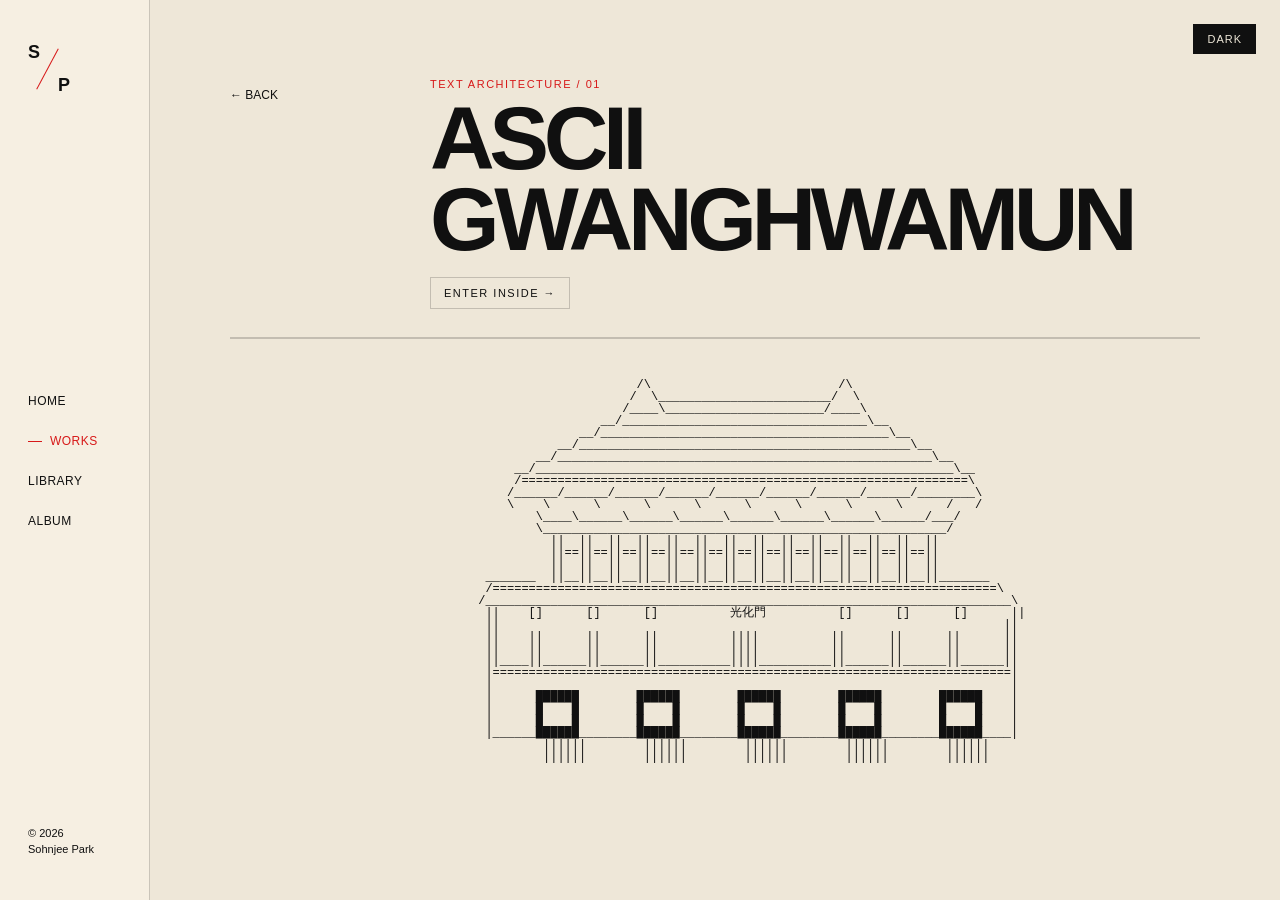
<file: ascii-house.html>
<!DOCTYPE html>
<html lang="ko">
<head>
  <title>ASCII Gwanghwamun | Sohnjee Park</title>
  <meta charset="utf-8" />
  <link rel="stylesheet" href="assets/style.css">
</head>

<body>

  <button class="theme-toggle" id="themeToggle">Dark</button>

  <aside class="side-nav">
  <div class="logo">
    <span>S</span>
    <i></i>
    <span>P</span>
  </div>

  <nav>
    <a href="index.html">Home</a>
    <a href="index.html#works" class="active">Works</a>
    <a href="index.html#library">Library</a>
    <a href="index.html#media">Album</a>
  </nav>

  <p class="copyright">© 2026<br>Sohnjee Park</p>
</aside>


  <main class="site-main">
  <div class="page ascii-page">

        <header class="sub-hero">
        <a class="back" href="index.html">← Back</a>

        <div>
            <p class="sub-label">Text Architecture / 01</p>
            <h1 class="sub-title">ASCII Gwanghwamun</h1>

            <div class="ascii-nav">
            <a href="ascii-interior.html">Enter Inside →</a>
            </div>
        </div>
        </header>

    <section class="ascii-full">
        <div class="ascii-house-wrap ascii-house-wrap">
      <a class="ascii-switch-link" href="ascii-interior.html">
  <pre id="ascii-house">
                                                             /\                          /\                         
                                                            /  \________________________/  \                        
                                                           /____\______________________/____\                       
                                                        __/__________________________________\__                    
                                                     __/________________________________________\__                 
                                                  __/______________________________________________\__              
                                               __/____________________________________________________\__           
                                            __/__________________________________________________________\__        
                                            /==============================================================\       
                                           /______/______/______/______/______/______/______/______/________\      
                                           \    \      \      \      \      \      \      \      \      /   /       
                                               \____\______\______\______\______\______\______\______/___/        
                                               \________________________________________________________/         
                                                 ||  ||  ||  ||  ||  ||  ||  ||  ||  ||  ||  ||  ||  ||          
                                                 ||==||==||==||==||==||==||==||==||==||==||==||==||==||          
                                                 ||  ||  ||  ||  ||  ||  ||  ||  ||  ||  ||  ||  ||  ||          
                                        _______  ||__||__||__||__||__||__||__||__||__||__||__||__||__||_______   
                                        /======================================================================\  
                                       /_________________________________________________________________________\ 
                                        ||    []      []      []          光化門          []      []      []      ||
                                        ||                                                                      ||
                                        ||    ||      ||      ||          ||||          ||      ||      ||      ||
                                        ||    ||      ||      ||          ||||          ||      ||      ||      ||
                                        ||____||______||______||__________||||__________||______||______||______||
                                        |========================================================================|
                                        |                                                                        |
                                        |      ██████        ██████        ██████        ██████        ██████    |
                                        |      █    █        █    █        █    █        █    █        █    █    |
                                        |      █    █        █    █        █    █        █    █        █    █    |
                                        |______██████________██████________██████________██████________██████____|
                                                ||||||        ||||||        ||||||        ||||||        ||||||
                                                ||||||        ||||||        ||||||        ||||||        ||||||
</pre>
</a>
</div>
    </section>



    </div>
  </main>

<script src="assets/script.js"></script>
</body>
</html>
</file>
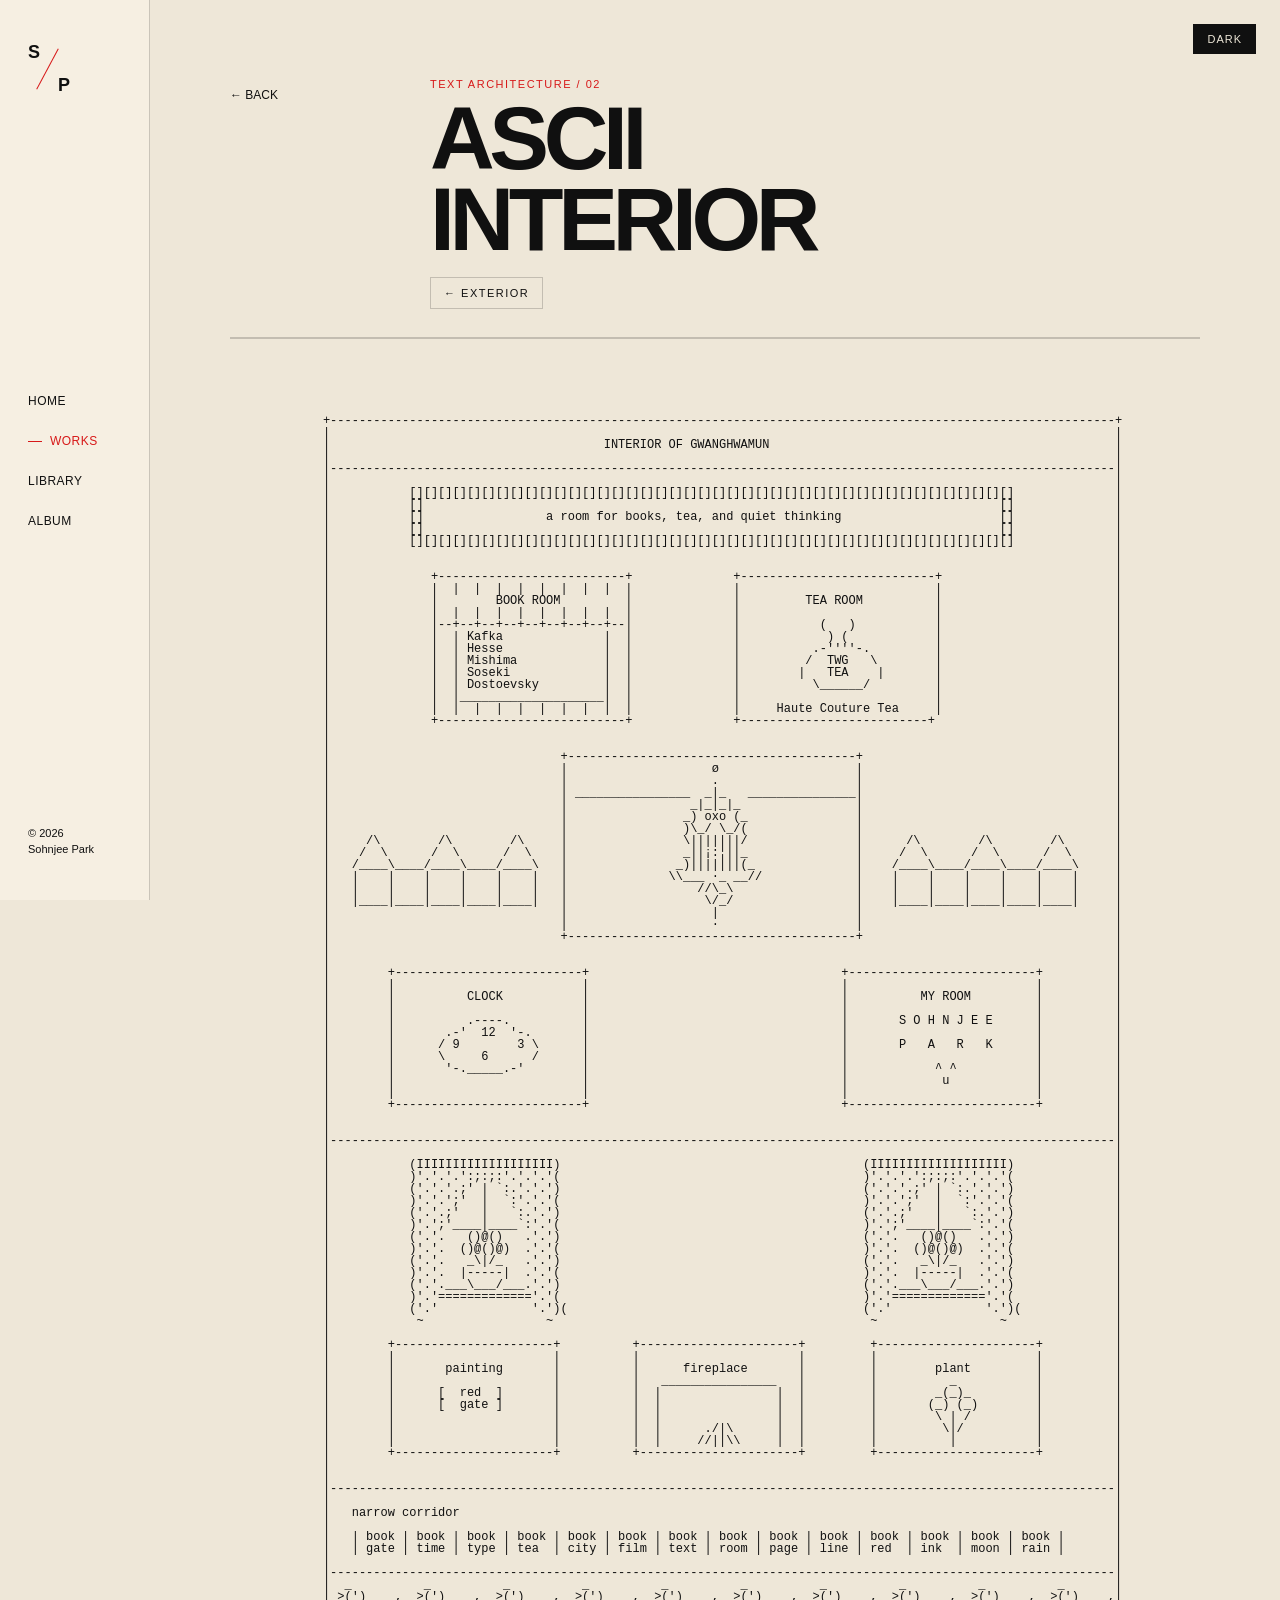
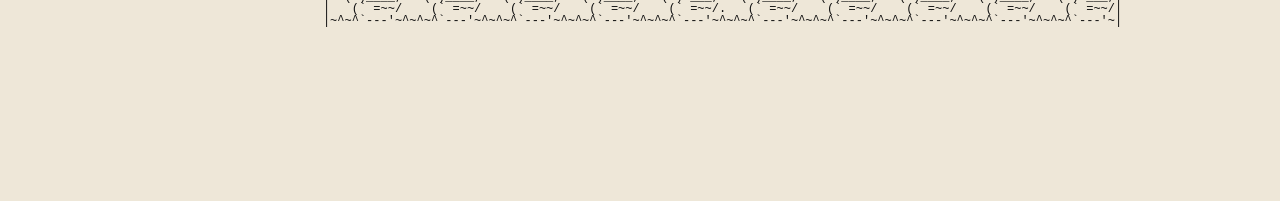
<file: ascii-interior.html>
<!DOCTYPE html>
<html lang="ko">
<head>
  <title>ASCII Interior | Sohnjee Park</title>
  <meta charset="utf-8" />
  <link rel="stylesheet" href="assets/style.css">
</head>

<body>

  <button class="theme-toggle" id="themeToggle">Dark</button>

  <aside class="side-nav">
  <div class="logo">
    <span>S</span>
    <i></i>
    <span>P</span>
  </div>

  <nav>
    <a href="index.html">Home</a>
    <a href="index.html#works" class="active">Works</a>
    <a href="index.html#library">Library</a>
    <a href="index.html#media">Album</a>
  </nav>

  <p class="copyright">© 2026<br>Sohnjee Park</p>
</aside>

  <main class="site-main">
  <div class="page ascii-page">

    <header class="sub-hero">
      <a class="back" href="index.html">← Back</a>

      <div>
        <p class="sub-label">Text Architecture / 02</p>
        <h1 class="sub-title">ASCII Interior</h1>

        <div class="ascii-nav">
          <a href="ascii-house.html">← Exterior</a>
        </div>
      </div>
    </header>

   <section class="ascii-full ascii-interior-section">
        <div class="ascii-click-wrap ascii-interior-wrap">
            <a class="ascii-switch-link" href="ascii-house.html">
  <pre id="ascii-interior" class="ascii-interior-art">
+-------------------------------------------------------------------------------------------------------------+
|                                                                                                             |
|                                      INTERIOR OF GWANGHWAMUN                                                |
|                                                                                                             |
|-------------------------------------------------------------------------------------------------------------|
|                                                                                                             |
|           [][][][][][][][][][][][][][][][][][][][][][][][][][][][][][][][][][][][][][][][][][]              |
|           []                                                                                []              |
|           []                 a room for books, tea, and quiet thinking                      []              |
|           []                                                                                []              |
|           [][][][][][][][][][][][][][][][][][][][][][][][][][][][][][][][][][][][][][][][][][]              |
|                                                                                                             |
|                                                                                                             |
|              +--------------------------+              +---------------------------+                        |
|              |  |  |  |  |  |  |  |  |  |              |                           |                        |
|              |        BOOK ROOM         |              |         TEA ROOM          |                        |
|              |  |  |  |  |  |  |  |  |  |              |                           |                        |
|              |--+--+--+--+--+--+--+--+--|              |           (   )           |                        |
|              |  | Kafka              |  |              |            ) (            |                        |
|              |  | Hesse              |  |              |          .-''''-.         |                        |
|              |  | Mishima            |  |              |         /  TWG   \        |                        |
|              |  | Soseki             |  |              |        |   TEA    |       |                        |
|              |  | Dostoevsky         |  |              |          \______/         |                        |
|              |  |____________________|  |              |                           |                        |
|              |  |  |  |  |  |  |  |  |  |              |     Haute Couture Tea     |                        |
|              +--------------------------+              +--------------------------+                         |
|                                                                                                             |
|                                                                                                             |
|                                +----------------------------------------+                                   |
|                                |                    ø                   |                                   |
|                                |                    .                   |                                   |
|                                | ________________  _|_   _______________|                                   |
|                                |                 _|_|_|_                |                                   |
|                                |                _) oxo (_               |                                   |
|                                |                )\_/ \_/(               |                                   |
|     /\        /\        /\     |                \|||||||/               |      /\        /\        /\       |
|    /  \      /  \      /  \    |                _||¡:¦||_               |     /  \      /  \      /  \      |
|   /____\____/____\____/____\   |               _)|||||||(_              |    /____\____/____\____/____\     |
|   |    |    |    |    |    |   |              \\___ ·_ __//             |    |    |    |    |    |    |     |
|   |    |    |    |    |    |   |                  //\_\                 |    |    |    |    |    |    |     |
|   |____|____|____|____|____|   |                   \/_/                 |    |____|____|____|____|____|     |
|                                |                    |                   |                                   |
|                                |                    ·                   |                                   |
|                                +----------------------------------------+                                   |
|                                                                                                             |
|                                                                                                             |
|        +--------------------------+                                   +--------------------------+          |
|        |                          |                                   |                          |          |
|        |          CLOCK           |                                   |          MY ROOM         |          |
|        |                          |                                   |                          |          |
|        |          .----.          |                                   |       S O H N J E E      |          |
|        |       .-'  12  '-.       |                                   |                          |          |
|        |      / 9        3 \      |                                   |       P   A   R   K      |          |
|        |      \     6      /      |                                   |                          |          |
|        |       '-._____.-'        |                                   |            ^ ^           |          |
|        |                          |                                   |             u            |          |
|        |                          |                                   |                          |          |
|        +--------------------------+                                   +--------------------------+          |
|                                                                                                             |
|                                                                                                             |
|-------------------------------------------------------------------------------------------------------------|
|                                                                                                             |
|           (IIIIIIIIIIIIIIIIIII)                                          (IIIIIIIIIIIIIIIIIII)              |
|           )'.'.'.':;:;:'.'.'.'(                                          )'.'.'.':;:;:'.'.'.'(              |
|           ('.'.'.;' | `:.'.'.')                                          ('.'.'.;' | `:.'.'.')              |
|           )'.'.';'  |  `:'.'.'(                                          )'.'.';'  |  `:'.'.'(              |
|           ('.'.;'   |   `:.'.')                                          ('.'.;'   |   `:.'.')              |
|           )'.';'____|____`:'.'(                                          )'.';'____|____`:'.'(              |
|           ('.'.   ()@()   .'.')                                          ('.'.   ()@()   .'.')              |
|           )'.'.  ()@()@)  .'.'(                                          )'.'.  ()@()@)  .'.'(              |
|           ('.'.   _\|/_   .'.')                                          ('.'.   _\|/_   .'.')              |
|           )'.'.  |-----|  .'.'(                                          )'.'.  |-----|  .'.'(              |
|           ('.'.___\___/___.'.')                                          ('.'.___\___/___.'.')              |
|           )'.'============='.'(                                          )'.'============='.'(              |
|           ('.'             '.')(                                         ('.'             '.')(             |
|            ~                 ~                                            ~                 ~               |
|                                                                                                             |                                                                                                            |
|        +----------------------+          +----------------------+         +----------------------+          |
|        |                      |          |                      |         |                      |          |
|        |       painting       |          |      fireplace       |         |        plant         |          |
|        |                      |          |   ________________   |         |          _           |          |
|        |      [  red  ]       |          |  |                |  |         |        _(_)_         |          |
|        |      [  gate ]       |          |  |                |  |         |       (_) (_)        |          |
|        |                      |          |  |                |  |         |        \ | /         |          |
|        |                      |          |  |      ./|\      |  |         |         \|/          |          |
|        |                      |          |  |     //||\\     |  |         |          |           |          |
|        +----------------------+          +----------------------+         +----------------------+          |
|                                                                                                             |
|                                                                                                             |
|-------------------------------------------------------------------------------------------------------------|
|                                                                                                             |
|   narrow corridor                                                                                           |
|                                                                                                             |
|   | book | book | book | book | book | book | book | book | book | book | book | book | book | book |       |
|   | gate | time | type | tea  | city | film | text | room | page | line | red  | ink  | moon | rain |       |
|                                                                                                             |
|-------------------------------------------------------------------------------------------------------------|
|  _          _          _          _          _          _          _          _          _          _       | 
| >(')____,  >(')____,  >(')____,  >(')____,  >(') ___,  >(')____,  >(')____,  >(')____,  >(')____,  >(') ___,|
|   (` =~~/    (` =~~/    (` =~~/    (` =~~/    (` =~~/.   (` =~~/    (` =~~/    (` =~~/    (` =~~/    (` =~~/|
|~^~^`---'~^~^~^`---'~^~^~^`---'~^~^~^`---'~^~^~^`---'~^~^~^`---'~^~^~^`---'~^~^~^`---'~^~^~^`---'~^~^~^`---'~|

      </pre>
      </a>
      </div>
    </section>

    </div>
  </main>


<script src="assets/script.js"></script>
</body>
</html>
</file>
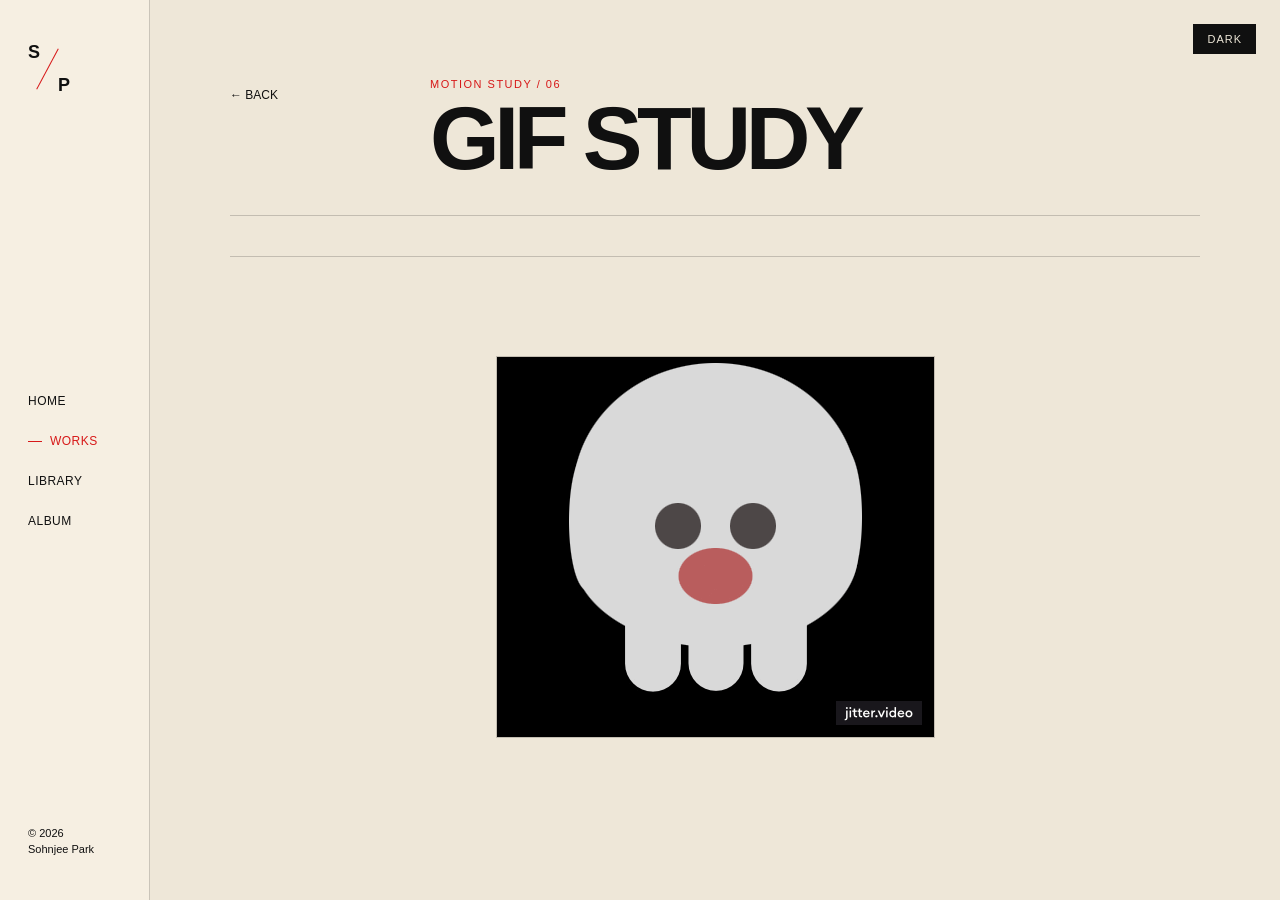
<file: gif.html>
<!DOCTYPE html>
<html lang="ko">
<head>
  <title>GIF Study | Sohnjee Park</title>
  <meta charset="utf-8" />
  <link rel="stylesheet" href="assets/style.css">
</head>

<body>

  <button class="theme-toggle" id="themeToggle">Dark</button>

  <aside class="side-nav">
  <div class="logo">
    <span>S</span>
    <i></i>
    <span>P</span>
  </div>

  <nav>
    <a href="index.html">Home</a>
    <a href="index.html#works" class="active">Works</a>
    <a href="index.html#library">Library</a>
    <a href="index.html#media">Album</a>
  </nav>

  <p class="copyright">© 2026<br>Sohnjee Park</p>
</aside>

  <main class="site-main">
  <div class="page ascii-page">

    <header class="sub-hero">
      <a class="back" href="index.html">← Back</a>

      <div>
        <p class="sub-label">Motion Study / 06</p>
        <h1 class="sub-title">GIF Study</h1>
      </div>
    </header>

    <section class="gif-page">
      <img src="assets/images/emoji.gif" alt="GIF Study">
    </section>

    </div>
  </main>

  <script src="assets/script.js"></script>
</body>
</html>
</file>
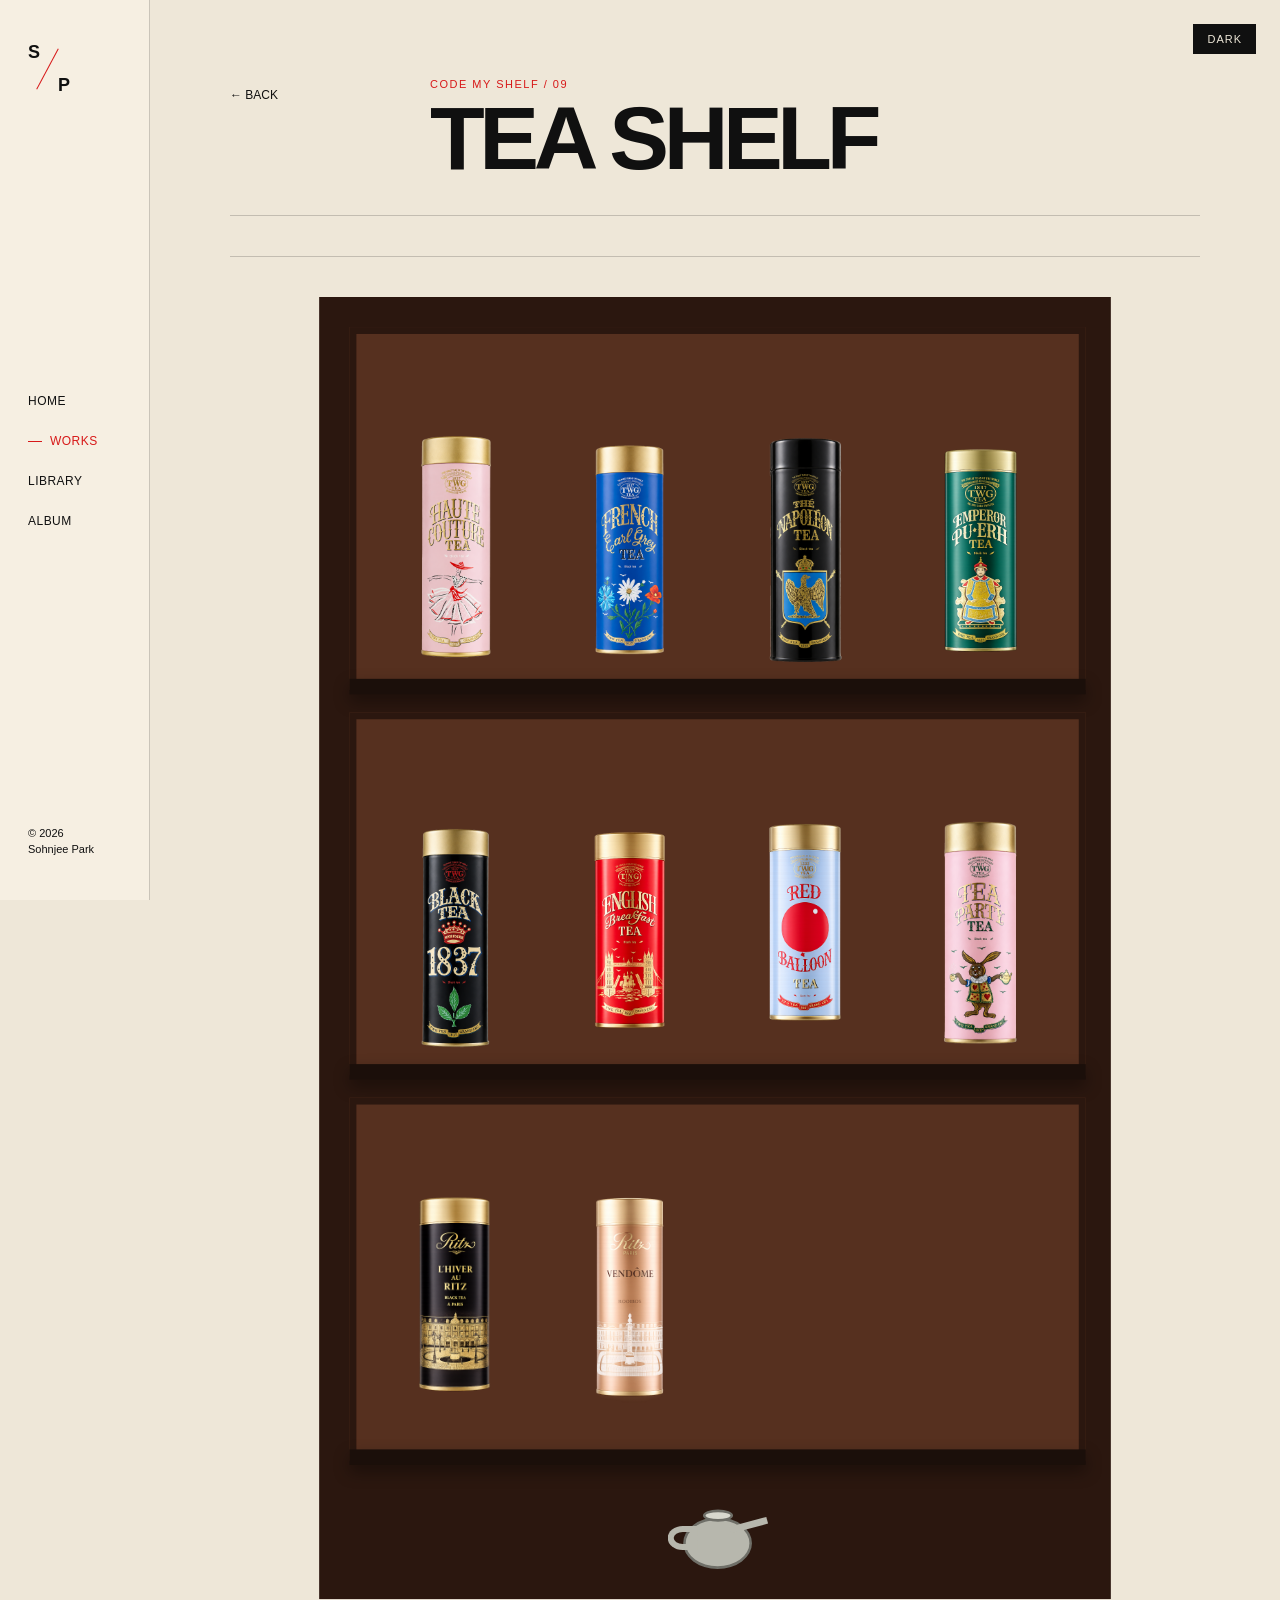
<file: tea-shelf.html>
<!DOCTYPE html>
<html lang="ko">
<head>
  <title>Tea Shelf | Sohnjee Park</title>
  <meta charset="utf-8" />
  <link rel="stylesheet" href="assets/style.css">
</head>

<body>

  <button class="theme-toggle" id="themeToggle">Dark</button>

  <aside class="side-nav">
  <div class="logo">
    <span>S</span>
    <i></i>
    <span>P</span>
  </div>

  <nav>
    <a href="index.html">Home</a>
    <a href="index.html#works" class="active">Works</a>
    <a href="index.html#library">Library</a>
    <a href="index.html#media">Album</a>
  </nav>

  <p class="copyright">© 2026<br>Sohnjee Park</p>
</aside>

  <main class="site-main">
  <div class="page ascii-page">

    <header class="sub-hero">
      <a class="back" href="index.html">← Back</a>

      <div>
        <p class="sub-label">Code My Shelf / 09</p>
        <h1 class="sub-title">Tea Shelf</h1>
      </div>
    </header>

<section class="tea-shelf-page">

  <div class="tea-display">

    <div class="tea-shelf">

    <div class="shelf-row">

<button class="tea-photo-tin haute tea-item">
  <img class="tea-photo" src="assets/tea/haute.png" alt="Haute Couture Tea">

  <span class="tea-info-card">
    <span class="tea-card-label">Selected Tea</span>
    <strong>Haute Couture Tea</strong>
    <em>Black Tea</em>
    <span>An elixir, a perfume, a savour which perfectly expresses the beauty of a fleeting moment, an expression of the beyond. This black tea is carefully blended with sweet notes of caramel and rose to create a cup of eternity. A tea just for you.</span>
  </span>
</button>

        <button class="tea-photo-tin french tea-item">
          <img class="tea-photo" src="assets/tea/french.png" alt="French Earl Grey Tea">

          <span class="tea-info-card">
            <span class="tea-card-label">Selected Tea</span>
            <strong>French Earl Grey</strong>
            <em>Black Tea</em>
            <span>A fragrant variation of the great classic, this TWG Tea black tea has been delicately infused with citrus fruits and French blue cornflowers.</span>
          </span>
        </button>

        <button class="tea-photo-tin napoleon tea-item">
          <img class="tea-photo" src="assets/tea/napoleon.png" alt="Napoleon Tea">
          <span class="tea-info-card">
            <span class="tea-card-label">Selected Tea</span>
            <strong>Napoleon Tea</strong>
            <em>Black Tea</em>
            <span>This tea of destiny combines a high quality black tea with a sophisticated TWG Tea blend of sweet French spices with a hint of vanilla, giving a most extraordinary and fully developed aroma. A tea of sensual warmth and sweetness.</span>
          </span>
        </button>

        <button class="tea-photo-tin emperor tea-item">
          <img class="tea-photo" src="assets/tea/emperor.png" alt="Emperor Pu-Erh Tea">
          <span class="tea-info-card">
            <span class="tea-card-label">Selected Tea</span>
            <strong>Emperor Pu-Erh Tea</strong>
            <em>Matured Tea / Pu-Erh</em>
            <span>Recognised for its medicinal qualities, this TWG matured tea yields a strong and earthy fragrance, with a warm taste of terroir. A perfect post-meal tea.</span>
          </span>
        </button>

      </div>



  <div class="shelf-row">
    <button class="tea-photo-tin blacktea tea-item">
      <img class="tea-photo" src="assets/tea/blacktea.png" alt="Black Tea 1837">
      <span class="tea-info-card">
        <span class="tea-card-label">Selected Tea</span>
        <strong>Black Tea 1837</strong>
        <em>Black Tea</em>
        <span>TWG Tea's renowned signature tea, 1837 Black is a unique blend of black tea with notes of fruits and flowers from the Bermuda triangle which leaves a lingering aftertaste of ripe berries, anise, and caramel. A timeless classic.</span>
      </span>
    </button>

    <button class="tea-photo-tin english tea-item">
      <img class="tea-photo" src="assets/tea/english.png" alt="English Breakfast Tea">
      <span class="tea-info-card">
        <span class="tea-card-label">Selected Tea</span>
        <strong>English Breakfast Tea</strong>
        <em>Black Tea</em>
        <span>This classic was originally blended as an accompaniment to the traditional English breakfast. Very strong and full-bodied with light floral undertones, this TWG broken-leaf black tea is perfect with morning toast and marmalade.</span>
      </span>
    </button>

    <button class="tea-photo-tin red tea-item">
      <img class="tea-photo" src="assets/tea/red.png" alt="Red Balloon Tea">
      <span class="tea-info-card">
        <span class="tea-card-label">Selected Tea</span>
        <strong>Red Balloon Tea</strong>
        <em>Green Tea</em>
        <span>A magical flight of the imagination, this tea is the perfect confection to brighten your day. Japanese kukicha lends its round and nutty flavour to exquisite notes of tree-ripe peaches, lending a hint of sweetness to this airy, green tea which sparkles with overtones of delicate petals of pink rose. Fly high with this delightful ode to youth and innocence, the perfect blend to celebrate.</span>
      </span>
    </button>

    <button class="tea-photo-tin teaparty tea-item">
      <img class="tea-photo" src="assets/tea/teaparty.png" alt="Tea Party Tea">
      <span class="tea-info-card">
        <span class="tea-card-label">Selected Tea</span>
        <strong>Tea Party Tea</strong>
        <em>Herbal Tea</em>
        <span>Surrender to the rich, warm and golden infusion of this black tea inflected with notes of pineapple and Mediterranean orange that infuses into a cup of orchard sweetness. A perfect blend to pair with tea cakes and sandwiches</span>
      </span>
    </button>
  </div>


  <div class="shelf-row">
    <button class="tea-photo-tin ritz tea-item">
      <img class="tea-photo" src="assets/tea/ritz.png" alt="L'Hiver au Ritz Tea">
      <span class="tea-info-card">
        <span class="tea-card-label">Selected Tea</span>
        <strong>L'Hiver au Ritz Tea</strong>
        <em>Black Tea</em>
        <span>Ripe berries lend their malty sweetness to this blend of black tea accented by notes of rich vanilla and warm spice. A winter's delight.</span>
      </span>
    </button>

    <button class="tea-photo-tin vendome tea-item">
      <img class="tea-photo" src="assets/tea/vendome.png" alt="Vendôme Tea">
      <span class="tea-info-card">
        <span class="tea-card-label">Selected Tea</span>
        <strong>Vendôme Tea</strong>
        <em>Black Tea</em>
        <span>Delicate theine-free red tea from South Africa blended with sweet spices and notes of rare citrus. The perfect nightcap.</span>
      </span>
    </button>
  </div>



          <div class="tea-pot-small">
            <div class="mini-pot-body"></div>
            <div class="mini-pot-lid"></div>
            <div class="mini-pot-spout"></div>
            <div class="mini-pot-handle"></div>
          </div>

          

      </div>


    </section>

    </div>
  </main>

  <script src="assets/script.js"></script>
</body>
</html>
</file>
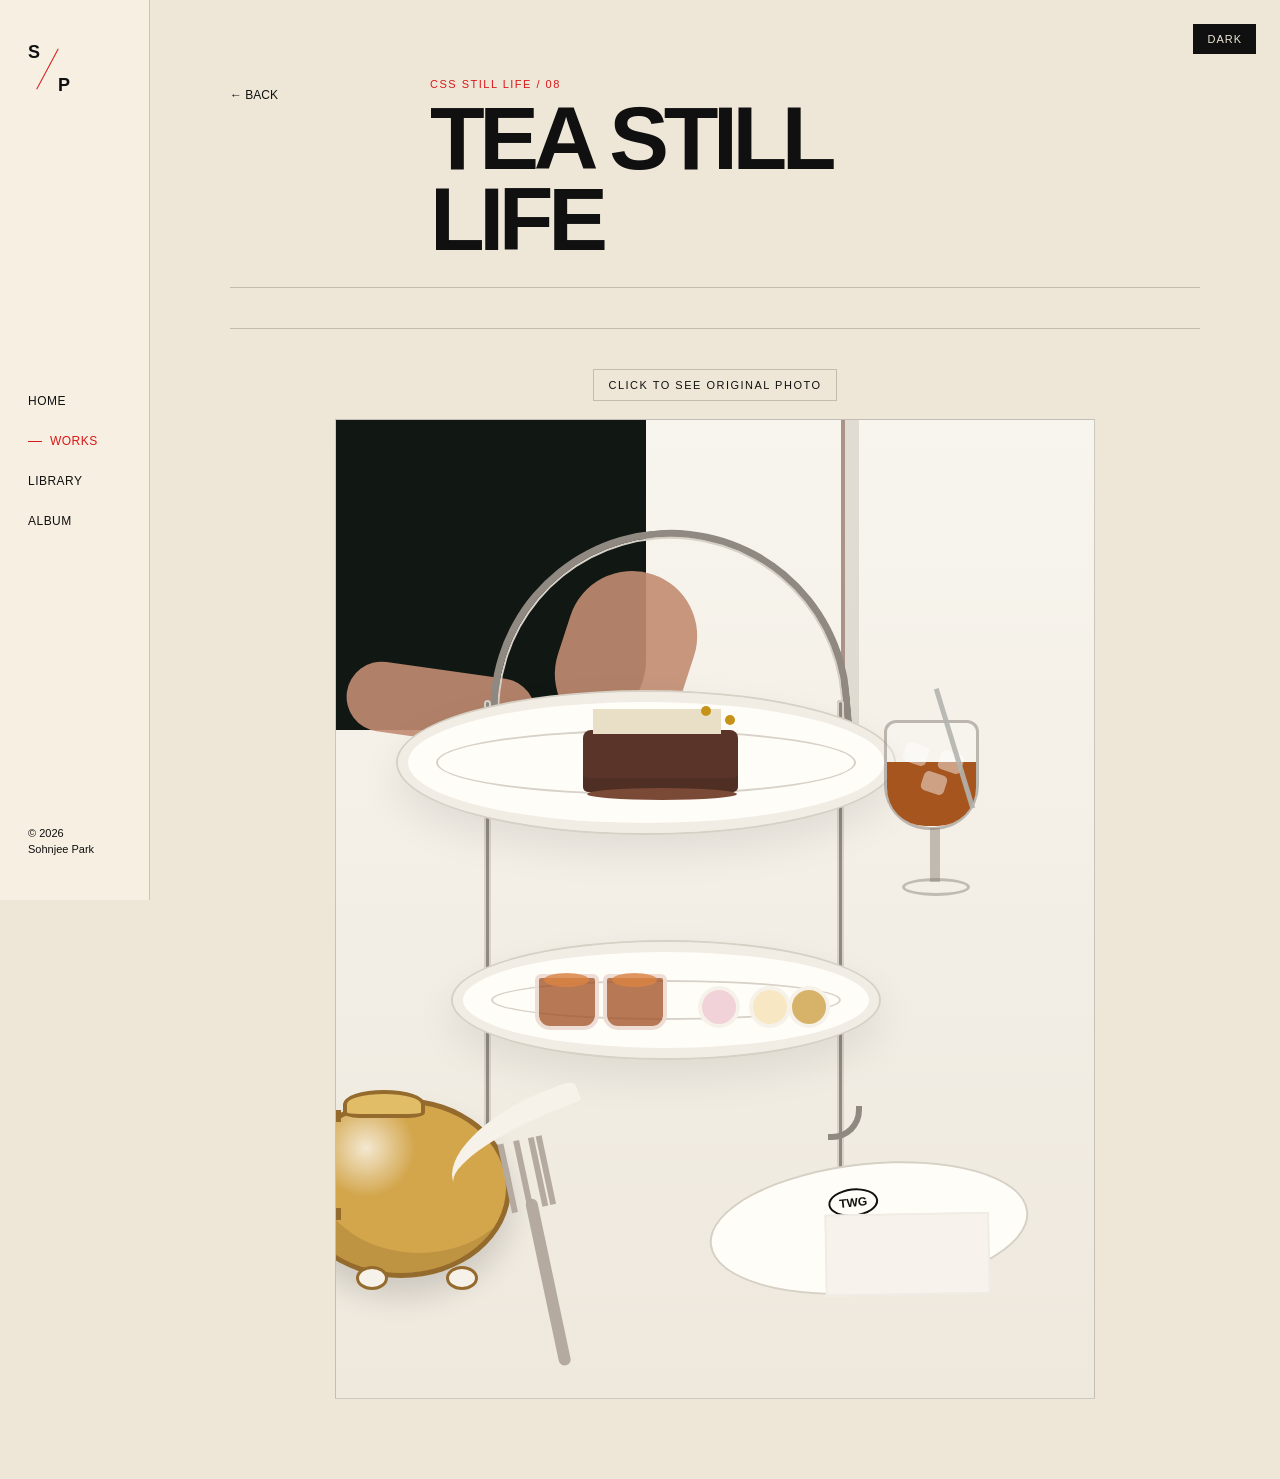
<file: tea-still-life.html>
<!DOCTYPE html>
<html lang="ko">
<head>
  <title>CSS Tea Still Life | Sohnjee Park</title>
  <meta charset="utf-8" />
  <link rel="stylesheet" href="assets/style.css">
</head>

<body>

  <button class="theme-toggle" id="themeToggle">Dark</button>

  <aside class="side-nav">
  <div class="logo">
    <span>S</span>
    <i></i>
    <span>P</span>
  </div>

  <nav>
    <a href="index.html">Home</a>
    <a href="index.html#works" class="active">Works</a>
    <a href="index.html#library">Library</a>
    <a href="index.html#media">Album</a>
  </nav>

  <p class="copyright">© 2026<br>Sohnjee Park</p>
</aside>

  <main class="site-main">
  <div class="page ascii-page">

    <header class="sub-hero">
      <a class="back" href="index.html">← Back</a>

      <div>
        <p class="sub-label">CSS Still Life / 08</p>
        <h1 class="sub-title">Tea Still Life</h1>
      </div>
    </header>

<section class="still-life-page">

        <button class="photo-toggle" id="photoToggle">
            Click to see original photo
        </button>

        <div class="still-life-wrap">

            <div class="still-life" id="stillLife">
      

        <div class="back-person">
          <div class="shirt"></div>
          <div class="arm arm-left"></div>
          <div class="arm arm-right"></div>
        </div>

        <div class="wall-line"></div>

        <div class="stand">
          <div class="handle-top"></div>
          <div class="stand-left"></div>
          <div class="stand-right"></div>
          <div class="hook"></div>
        </div>

        <div class="top-plate plate">
          <div class="plate-ring"></div>
          <div class="cake">
            <div class="cream"></div>
            <div class="gold gold-1"></div>
            <div class="gold gold-2"></div>
          </div>
        </div>

        <div class="bottom-plate plate">
          <div class="plate-ring"></div>

          <div class="jam jam-1"></div>
          <div class="jam jam-2"></div>

          <div class="small-dessert dessert-1"></div>
          <div class="small-dessert dessert-2"></div>
          <div class="small-dessert dessert-3"></div>
        </div>

        <div class="teapot">
          <div class="pot-body"></div>
          <div class="pot-lid"></div>
          <div class="pot-spout"></div>
          <div class="pot-handle"></div>
          <div class="pot-foot foot-1"></div>
          <div class="pot-foot foot-2"></div>
        </div>

        <div class="iced-tea">
          <div class="glass-bowl"></div>
          <div class="tea-color"></div>
          <div class="ice ice-1"></div>
          <div class="ice ice-2"></div>
          <div class="ice ice-3"></div>
          <div class="straw"></div>
          <div class="glass-stem"></div>
          <div class="glass-foot"></div>
        </div>

        <div class="front-plate">
          <div class="twg-logo">TWG</div>
          <div class="napkin"></div>
        </div>

                <div class="fork">
          <div class="fork-head"></div>
          <div class="fork-handle"></div>
        </div>

      </div>

      <img
        class="original-photo"
        id="originalPhoto"
        src="assets/images/tea-original.jpg"
        alt="Original tea still life photo"
      >

  </div>

</section>


</div>
  </main>

  <script src="assets/script.js"></script>
</body>
</html>
</file>
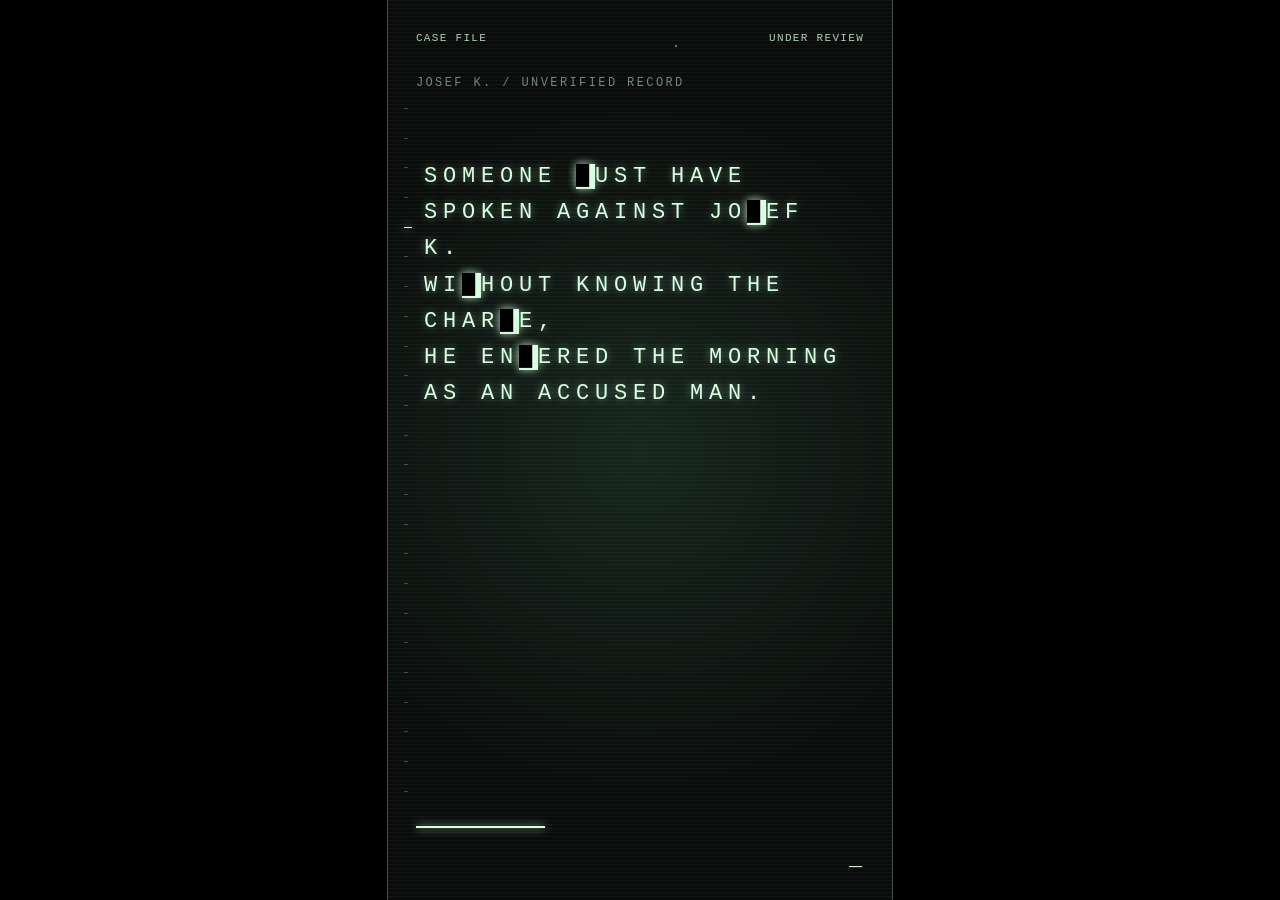
<file: clock/clock.html>
<!DOCTYPE html>
<html lang="ko">
<head>
  <meta charset="UTF-8">
  <meta name="viewport" content="width=device-width, initial-scale=1.0">
  <title>The Trial Clock</title>

  <style>
    * {
      margin: 0;
      padding: 0;
      box-sizing: border-box;
      cursor: none;
    }

    html,
    body {
      width: 100%;
      height: 100%;
      overflow: hidden;
      background: black;
      color: #d8ffe2;
      font-family: "Courier New", monospace;
    }

    body {
      display: flex;
      align-items: center;
      justify-content: center;
    }

    #screen {
      position: relative;
      width: 56.25vh;
      height: 100vh;
      max-width: 100vw;
      background:
        repeating-linear-gradient(
          to bottom,
          rgba(255, 255, 255, 0.04) 0px,
          rgba(255, 255, 255, 0.04) 1px,
          transparent 1px,
          transparent 4px
        ),
        radial-gradient(circle at center, #102018 0%, #020403 70%);
      border-left: 1px solid rgba(216, 255, 226, 0.3);
      border-right: 1px solid rgba(216, 255, 226, 0.3);
      overflow: hidden;
    }

    #screen::before {
      content: "";
      position: absolute;
      inset: 0;
      background: rgba(216, 255, 226, 0.03);
      animation: flicker 1s infinite;
      pointer-events: none;
    }

    @keyframes flicker {
      0% { opacity: 0.1; }
      50% { opacity: 0.35; }
      100% { opacity: 0.15; }
    }

    #header {
      position: absolute;
      top: 32px;
      left: 28px;
      right: 28px;
      display: flex;
      justify-content: space-between;
      font-size: 11px;
      letter-spacing: 0.12em;
      opacity: 0.8;
    }

    #case-number {
      position: absolute;
      top: 76px;
      left: 28px;
      font-size: 12px;
      letter-spacing: 0.2em;
      opacity: 0.5;
    }

    #text {
      position: absolute;
      left: 36px;
      right: 36px;
      top: 38%;
      transform: translateY(-50%);
      font-size: 22px;
      line-height: 1.65;
      letter-spacing: 0.03em;
      text-transform: uppercase;
      text-shadow: 0 0 8px rgba(216, 255, 226, 0.45);
      transition: top 0.8s ease, letter-spacing 0.8s ease;
      word-break: keep-all;
    }

    .redacted {
      color: black;
      background: #d8ffe2;
      box-shadow: 0 0 8px rgba(216, 255, 226, 0.6);
    }

    #minute-bar {
      position: absolute;
      left: 28px;
      bottom: 72px;
      height: 2px;
      background: #d8ffe2;
      box-shadow: 0 0 10px rgba(216, 255, 226, 0.9);
      transition: width 0.8s ease;
    }

    #hour-markers {
      position: absolute;
      left: 16px;
      top: 12%;
      bottom: 12%;
      width: 8px;
      display: flex;
      flex-direction: column;
      justify-content: space-between;
    }

    .hour-dot {
      width: 4px;
      height: 1px;
      background: rgba(216, 255, 226, 0.25);
    }

    .hour-dot.on {
      width: 8px;
      background: #d8ffe2;
      box-shadow: 0 0 8px #d8ffe2;
    }

    #cursor {
      position: absolute;
      right: 30px;
      bottom: 28px;
      font-size: 22px;
      animation: blink 1s steps(1) infinite;
    }

    @keyframes blink {
      0% { opacity: 1; }
      50% { opacity: 0; }
      100% { opacity: 1; }
    }

    .noise {
      position: absolute;
      width: 2px;
      height: 2px;
      background: #d8ffe2;
      opacity: 0.45;
    }
  </style>
</head>

<body>
  <div id="screen">
    <div id="header">
      <span>CASE FILE</span>
      <span>UNDER REVIEW</span>
    </div>

    <div id="case-number">JOSEF K. / UNVERIFIED RECORD</div>

    <div id="hour-markers"></div>

    <div id="text"></div>

    <div id="minute-bar"></div>

    <div id="cursor">_</div>
  </div>

  <script>
    const screen = document.querySelector("#screen")
    const text = document.querySelector("#text")
    const minuteBar = document.querySelector("#minute-bar")
    const hourMarkers = document.querySelector("#hour-markers")

    const originalText =
      "SOMEONE MUST HAVE SPOKEN AGAINST JOSEF K.\n" +
      "WITHOUT KNOWING THE CHARGE,\n" +
      "HE ENTERED THE MORNING AS AN ACCUSED MAN."

      let randomOrder = []
let lastMinute = -1

function makeRandomOrder() {
  randomOrder = []

  for (let i = 0; i < originalText.length; i = i + 1) {
    const character = originalText[i]

    if (character !== " " && character !== "\n") {
      randomOrder.push(i)
    }
  }

  for (let i = randomOrder.length - 1; i > 0; i = i - 1) {
    const randomIndex = Math.floor(Math.random() * (i + 1))
    const temp = randomOrder[i]
    randomOrder[i] = randomOrder[randomIndex]
    randomOrder[randomIndex] = temp
  }
}

for (let i = 0; i < 24; i = i + 1) {
  hourMarkers.innerHTML = hourMarkers.innerHTML + "<div class='hour-dot'></div>"
}
    const dots = document.querySelectorAll(".hour-dot")

    function updateClock() {
      const now = new Date()

      const hour = now.getHours()
      const minute = now.getMinutes()
      const second = now.getSeconds()

      if (minute !== lastMinute) {
  makeRandomOrder()
  lastMinute = minute
}

const hiddenCount = second
const hiddenLetters = randomOrder.slice(0, hiddenCount)

let result = ""

for (let i = 0; i < originalText.length; i = i + 1) {
  const character = originalText[i]

  if (character === "\n") {
    result = result + "<br>"
  } else if (character === " ") {
    result = result + " "
  } else if (hiddenLetters.includes(i)) {
    result = result + "<span class='redacted'>█</span>"
  } else {
    result = result + character
  }
}

text.innerHTML = result



      const textTop = 22 + hour * 56 / 23
      text.style.top = textTop + "%"

      const spacing = 0.03 + minute * 0.018
      text.style.letterSpacing = spacing + "em"

      const barWidth = 8 + minute * 80 / 59
      minuteBar.style.width = barWidth + "%"

      for (let i = 0; i < dots.length; i = i + 1) {
        if (i === hour) {
          dots[i].className = "hour-dot on"
        } else {
          dots[i].className = "hour-dot"
        }
      }

      makeNoise()
    }

    function makeNoise() {
      const noise = document.createElement("div")
      noise.className = "noise"

      noise.style.left = Math.random() * 100 + "%"
      noise.style.top = Math.random() * 100 + "%"

      screen.appendChild(noise)

      setTimeout(function() {
        noise.remove()
      }, 1000)
    }

    updateClock()
    setInterval(updateClock, 1000)
  </script>


</body>
</html>
</file>
<file: assets/style.css>
* {
  margin: 0;
  padding: 0;
  box-sizing: border-box;
}

:root {
  --bg: #eee7d8;
  --text: #101010;
  --muted: #5f5a50;
  --red: #d71919;
  --green: #5f7564;
  --line: rgba(0, 0, 0, 0.18);
  --paper: #f6efe2;
}

body.dark {
  --bg: #10100e;
  --text: #eee7d8;
  --muted: #a69a88;
  --red: #e02a22;
  --green: #27372d;
  --line: rgba(238, 231, 216, 0.22);
  --paper: #1b1b18;
}

html {
  scroll-behavior: smooth;
}

body {
  background: var(--bg);
  color: var(--text);
  font-family: Helvetica, Arial, sans-serif;
  transition: background 0.4s ease, color 0.4s ease;
}

a {
  color: inherit;
  text-decoration: none;
}

.page {
  width: min(1100px, calc(100% - 48px));
  margin: 0 auto;
  padding: 36px 0 80px;
}

/* dark mode button */

.theme-toggle {
  position: fixed;
  right: 24px;
  top: 24px;
  z-index: 20;
  background: var(--text);
  color: var(--bg);
  border: none;
  padding: 9px 14px;
  font-size: 11px;
  letter-spacing: 1px;
  text-transform: uppercase;
  cursor: pointer;
}

/* hero */

.hero {
  min-height: 68vh;
  padding: 34px;
  background:
    linear-gradient(90deg, rgba(215, 25, 25, 0.92) 0%, rgba(215, 25, 25, 0.92) 34%, transparent 34%),
    var(--paper);
  border: 1px solid var(--line);
  position: relative;
  overflow: hidden;
}

.hero::after {
  content: "";
  position: absolute;
  inset: 0;
  background:
    repeating-linear-gradient(
      0deg,
      transparent 0px,
      transparent 8px,
      rgba(0,0,0,0.025) 9px
    );
  pointer-events: none;
}

.hero-meta {
  display: flex;
  justify-content: space-between;
  font-family: "Helvetica", monospace;
  font-size: 11px;
  letter-spacing: 1px;
  text-transform: uppercase;
  position: relative;
  z-index: 2;
}

.main-title {
  margin-top: 90px;
  font-size: clamp(76px, 12vw, 160px);
  line-height: 0.78;
  letter-spacing: -0.08em;
  font-weight: 900;
  text-transform: uppercase;
  position: relative;
  z-index: 2;
  transition: transform 0.15s ease;

  background: linear-gradient(
    90deg,
    var(--paper) 0%,
    var(--paper) 34%,
    var(--text) 34%,
    var(--text) 100%
  );

  -webkit-background-clip: text;
  background-clip: text;
  color: transparent;
}

.title-wrap {
  position: relative;
  margin-top: 90px;
  width: max-content;
  z-index: 2;
}

.main-title {
  margin: 0;
  padding: 0;
  font-family: Helvetica, Arial, sans-serif;
  font-size: clamp(76px, 12vw, 160px);
  line-height: 0.9;
  letter-spacing: -0.08em;
  font-weight: 900;
  text-transform: uppercase;
  transition:
    letter-spacing 0.8s cubic-bezier(0.16, 1, 0.3, 1),
    transform 0.8s cubic-bezier(0.16, 1, 0.3, 1);
}

.main-title span {
  display: block;
  transition: transform 0.8s cubic-bezier(0.16, 1, 0.3, 1);
}

/* 기본 검정 글자 */
.title-base {
  color: var(--text);
}

/* 빨간 배경 위에만 보이는 크림색 글자 */
.title-cover {
  position: absolute;
  top: 0;
  left: 0;
  color: var(--paper);
  pointer-events: none;

  /* 빨간 영역보다 아주 살짝 더 넓게 덮어서 검은 글자 삐져나옴 방지 */
  clip-path: inset(0 60.5% 0 0);
}

/* 마우스 올리면 오른쪽으로 벌어지는 효과 */
.title-wrap:hover .main-title {
  letter-spacing: 0.02em;
  transform: translateX(28px);
}

/* Park 줄은 조금 덜 움직이게 하면 더 자연스러움 */
.title-wrap:hover .main-title span:last-child {
  transform: translateX(18px);
}

.intro {
  margin-top: 28px;
  max-width: 500px;
  font-size: 18px;
  line-height: 1.45;
  color: var(--muted);
  position: relative;
  z-index: 2;
}

.favorites {
  margin-top: 46px;
  display: flex;
  flex-direction: column;
  gap: 10px;
  width: fit-content;
  position: relative;
  z-index: 2;
}

.favorites a {
  font-family: Helvetica, Arial, sans-serif;
  font-size: 14px;
  letter-spacing: 0.2px;
  border-bottom: 1px solid var(--line);
  padding-bottom: 5px;
  color: var(--text);

  transition:
    color 0.3s ease,
    padding-left 0.3s ease,
    letter-spacing 0.3s ease;
}

.favorites a:hover {
  color: #4f6d55;
  padding-left: 12px;
  letter-spacing: 0.03em;
}

/* archive */

.works {
  margin-top: 22px;
  padding: 32px 0;
}

.section-head {
  display: flex;
  align-items: end;
  justify-content: space-between;
  margin-bottom: 22px;
}

.section-head p {
  font-family: "Helvetica", monospace;
  font-size: 11px;
  text-transform: uppercase;
  letter-spacing: 1.5px;
  color: var(--red);
}

.section-head h2 {
  font-size: 44px;
  letter-spacing: -0.05em;
  text-transform: uppercase;
}

.work-list {
  border-top: 1px solid var(--line);
}

.work-row {
  display: grid;
  grid-template-columns: 52px 1fr 190px 30px;
  align-items: center;
  padding: 17px 0;
  border-bottom: 1px solid var(--line);
  transition: all 0.25s ease;
}

.work-row:hover {
  color: var(--red);
  padding-left: 16px;
}

.num,
.type,
.arrow {
  font-family: "Helvetica", monospace;
  font-size: 11px;
  text-transform: uppercase;
  letter-spacing: 1px;
}

.title {
  font-size: 22px;
  font-weight: 700;
  letter-spacing: -0.03em;
}

.arrow {
  text-align: right;
}

/* sub page */

.sub-hero {
  display: flex;
  justify-content: space-between;
  align-items: end;
  padding-bottom: 22px;
  border-bottom: 1px solid var(--line);
}

.back {
  font-family: "Helvetica", monospace;
  font-size: 12px;
  text-transform: uppercase;
}

.back:hover {
  color: var(--red);
}

.sub-label {
  font-family: "Helvetica", monospace;
  font-size: 11px;
  color: var(--red);
  text-transform: uppercase;
  letter-spacing: 1.5px;
  margin-bottom: 8px;
}

.sub-title {
  font-size: clamp(42px, 7vw, 92px);
  line-height: 0.9;
  letter-spacing: -0.06em;
  text-transform: uppercase;
}

.ascii-frame {
  margin-top: 28px;
  background:
    linear-gradient(90deg, rgba(215, 25, 25, 0.88) 0%, rgba(215, 25, 25, 0.88) 18%, transparent 18%),
    var(--paper);
  border: 1px solid var(--line);
  min-height: 560px;
  display: flex;
  align-items: center;
  justify-content: flex-start;
  overflow-x: auto;
  overflow-y: hidden;
  padding: 36px;
}

#ascii-house {
  font-family: "Courier New", Courier, monospace;
  font-size: 12px;
  line-height: 1;
  letter-spacing: 0;
  white-space: pre;
  tab-size: 2;
  color: var(--text);

  width: max-content;
  min-width: max-content;
  margin: 0;
}

.ascii-note {
  margin-top: 18px;
  font-size: 16px;
  color: var(--muted);
}

/* mobile */

@media (max-width: 800px) {
  .page {
    width: calc(100% - 28px);
    padding-top: 70px;
  }

  .hero {
    min-height: auto;
    padding: 24px;
  }

  .main-title {
    margin-top: 80px;
    font-size: 20vw;
  }

  .work-row {
    grid-template-columns: 40px 1fr 24px;
  }

  .type {
    display: none;
  }

  .sub-hero {
    display: block;
  }

  .sub-title {
    margin-top: 30px;
  }

  #ascii-house {
    font-size: 9px;
  }
  #ascii-interior,
  #ascii-house {
  font-size: 6px;
  }
}

body.dark .title-base {
  color: var(--text);
}

body.dark .title-cover {
  color: var(--paper);
}

.book-archive {
  margin-top: 90px;
  padding-top: 34px;
  border-top: 1px solid var(--line);
}

.book-head {
  width: 86%;
  margin: 0 auto 26px;

  display: flex;
  justify-content: space-between;
  align-items: flex-end;
}

.book-head p {
  color: var(--red);
  font-size: 13px;
  letter-spacing: 0.18em;
  text-transform: uppercase;
  font-weight: 700;
}

.book-head h2 {
  font-size: 54px;
  line-height: 0.9;
  letter-spacing: -0.06em;
  text-transform: uppercase;
}

.book-track-wrap {
  width: 86%;
  margin: 0 auto;

  overflow-x: auto;
  overflow-y: visible;
  scroll-behavior: smooth;
  cursor: grab;

  padding-top: 20px;
  padding-bottom: 18px;
}

.book-track-wrap:active {
  cursor: grabbing;
}

.book-track {
  display: flex;
  gap: 18px;
  width: max-content;
}

.book-card {
  width: 170px;
  flex: 0 0 auto;
  display: block;
}

.book-card img {
  width: 100%;
  height: 250px;
  object-fit: cover;
  display: block;
  filter: grayscale(15%) contrast(105%);
  transition:
    transform 0.45s ease,
    filter 0.45s ease;
}

.book-info {
  margin-top: 12px;
}

.book-author {
  display: block;

  font-size: 10px;

  letter-spacing: 0.18em;

  text-transform: uppercase;

  color: var(--red);

  margin-bottom: 6px;
}

.book-title {
  display: block;

  font-size: 15px;

  line-height: 1.25;

  color: var(--text);

  transition: color .3s ease;
}

.book-card:hover img {
  transform: translateY(-8px);
  filter: grayscale(0%) contrast(115%);
}

.book-card:hover .book-author {
  color: #4f6d55;
}

.book-card:hover .book-title {
  color: #4f6d55;
}

.book-track-wrap::-webkit-scrollbar {
  display: none;
}

.book-track-wrap {
  scrollbar-width: none;
}

.book-number {
  display:block;

  font-size:10px;

  margin-bottom:8px;

  color:#888;

  letter-spacing:.2em;
}

.ascii-nav {
  margin-top: 18px;
  display: flex;
  gap: 10px;
}

.ascii-nav a {
  display: inline-block;
  padding: 9px 13px;
  border: 1px solid var(--line);
  font-size: 11px;
  letter-spacing: 1.5px;
  text-transform: uppercase;
  transition:
    background 0.25s ease,
    color 0.25s ease,
    padding-left 0.25s ease;
}

.ascii-nav a:hover {
  background: var(--red);
  color: var(--paper);
  padding-left: 18px;
}

#ascii-interior {
  font-family: "Courier New", Courier, monospace;
  font-size: 12px;
  line-height: 1;
  letter-spacing: 0;
  white-space: pre;
  color: var(--text);
  width: max-content;
  min-width: max-content;
  margin: 0;
}

.interior-frame {
  justify-content: flex-start;
  overflow: auto;
}

.ascii-full {
  width: 100%;

  overflow-x: auto;
  overflow-y: auto;

  padding-top: 40px;

  display: block;
}

.ascii-page {
  max-width: 100%;

  padding-left: 40px;
  padding-right: 40px;
}


.gif-page {
  margin-top: 40px;
  min-height: 60vh;
  border-top: 1px solid var(--line);
  padding-top: 40px;

  display: flex;
  justify-content: center;
  align-items: center;
}

.gif-page img {
  max-width: 80%;
  max-height: 70vh;
  object-fit: contain;
  display: block;
  border: 1px solid var(--line);
}






/* CSS Tea Still Life */

.still-life-page {
  margin-top: 40px;
  border-top: 1px solid var(--line);
  padding-top: 40px;
  display: flex;
  justify-content: center;
}

.still-life {
  position: relative;
  width: 760px;
  height: 980px;
  background:
    linear-gradient(180deg, #f8f5ee 0%, #eee8dd 100%);
  border: 1px solid var(--line);
  overflow: hidden;
}

/* background */

.wall-line {
  position: absolute;
  top: 0;
  left: 505px;
  width: 18px;
  height: 320px;
  background: #d8d2c8;
  border-left: 4px solid #8b6b5d;
  opacity: 0.7;
}

.back-person {
  position: absolute;
  top: 0;
  left: 0;
  width: 360px;
  height: 330px;
}

.shirt {
  position: absolute;
  top: -20px;
  left: -20px;
  width: 330px;
  height: 330px;
  background: #111814;
  border-radius: 0 0 70px 0;
}

.arm {
  position: absolute;
  background: #c38c72;
  border-radius: 80px;
  opacity: 0.9;
}

.arm-left {
  width: 190px;
  height: 70px;
  top: 250px;
  left: 10px;
  transform: rotate(8deg);
}

.arm-right {
  width: 130px;
  height: 170px;
  top: 150px;
  left: 225px;
  transform: rotate(18deg);
}

/* metal stand */

.stand {
  position: absolute;
  left: 120px;
  top: 110px;
  width: 430px;
  height: 600px;
}

.handle-top {
  position: absolute;
  left: 30px;
  top: 0;
  width: 360px;
  height: 260px;
  border: 7px solid #8f8981;
  border-bottom: none;
  border-radius: 210px 210px 40px 40px;
  transform: rotate(-5deg);
  box-shadow: inset 0 0 0 2px #d7d0c7;
}

.stand-left,
.stand-right {
  position: absolute;
  top: 170px;
  width: 7px;
  height: 470px;
  background: #8f8981;
  border-radius: 10px;
  box-shadow: inset 0 0 0 2px #d8d2c8;
}

.stand-left {
  left: 28px;
}

.stand-right {
  right: 42px;
}

.hook {
  position: absolute;
  right: 24px;
  bottom: -10px;
  width: 34px;
  height: 34px;
  border: 6px solid #8f8981;
  border-left: none;
  border-top: none;
  border-radius: 0 0 30px 0;
}

/* plates */

.plate {
  position: absolute;
  background: #fffdf7;
  border: 2px solid #d6d0c5;
  border-radius: 50%;
  box-shadow:
    0 18px 40px rgba(0,0,0,0.08),
    inset 0 0 0 10px rgba(230,224,214,0.55);
}

.plate-ring {
  position: absolute;
  inset: 38px;
  border: 2px solid #d7d1c8;
  border-radius: 50%;
}

.top-plate {
  top: 270px;
  left: 60px;
  width: 500px;
  height: 145px;
}

.bottom-plate {
  top: 520px;
  left: 115px;
  width: 430px;
  height: 120px;
}

/* cake */

.cake {
  position: absolute;
  left: 185px;
  top: 38px;
  width: 155px;
  height: 62px;
  background: #5a3428;
  border-radius: 8px 8px 5px 5px;
  box-shadow: inset 0 -14px 0 rgba(0,0,0,0.12);
}

.cake::after {
  content: "";
  position: absolute;
  bottom: -8px;
  left: 4px;
  width: 150px;
  height: 12px;
  background: #7a4a36;
  border-radius: 50%;
}

.cream {
  position: absolute;
  top: -21px;
  left: 10px;
  width: 128px;
  height: 25px;
  background:
    radial-gradient(circle at 12px 12px, #eee1ce 0 11px, transparent 12px),
    radial-gradient(circle at 35px 12px, #eee1ce 0 11px, transparent 12px),
    radial-gradient(circle at 58px 12px, #eee1ce 0 11px, transparent 12px),
    radial-gradient(circle at 81px 12px, #eee1ce 0 11px, transparent 12px),
    radial-gradient(circle at 104px 12px, #eee1ce 0 11px, transparent 12px);
}

.gold {
  position: absolute;
  width: 10px;
  height: 10px;
  background: #d6a334;
  border-radius: 50%;
}

.gold-1 {
  top: -24px;
  left: 118px;
}

.gold-2 {
  top: -15px;
  left: 142px;
}

/* bottom desserts */

.jam {
  position: absolute;
  width: 64px;
  height: 56px;
  background: rgba(162, 82, 40, 0.78);
  border: 4px solid rgba(255,255,255,0.75);
  border-radius: 6px 6px 15px 15px;
  top: 32px;
}

.jam::before {
  content: "";
  position: absolute;
  top: -5px;
  left: 5px;
  width: 45px;
  height: 14px;
  border-radius: 50%;
  background: rgba(220, 132, 67, 0.8);
}

.jam-1 {
  left: 82px;
}

.jam-2 {
  left: 150px;
}

.small-dessert {
  position: absolute;
  top: 44px;
  width: 42px;
  height: 42px;
  border-radius: 50%;
  background: #ead8c4;
  border: 4px solid #f7f2e9;
}

.dessert-1 {
  left: 245px;
  background: #f1d2d8;
}

.dessert-2 {
  left: 296px;
  background: #f7e7c3;
}

.dessert-3 {
  left: 335px;
  background: #d7b36a;
}

/* teapot */

.pot-lid {
  position: absolute;
  left: -8px;
  bottom: 160px;
  width: 82px;
  height: 28px;
  background: #e2bd68;
  border: 4px solid #946b2d;
  border-radius: 50% 50% 20% 20%;
}

.teapot {
  position: absolute;
  left: 15px;
  bottom: 120px;
  width: 260px;
  height: 250px;
}

.pot-body {
  position: absolute;
  left: -60px;
  bottom: 0;
  width: 220px;
  height: 180px;
  background:
    radial-gradient(circle at 70px 45px, rgba(255,255,255,0.75), transparent 26%),
    #d3a64c;
  border: 5px solid #946b2d;
  border-radius: 50%;
  box-shadow:
    inset 18px -20px 0 rgba(127,91,40,0.25),
    0 18px 30px rgba(0,0,0,0.14);
}



.pot-spout {
  position: absolute;
  right: 20px;
  bottom: 108px;
  width: 150px;
  height: 65px;
  border-top: 22px solid #f7f2e9;
  border-radius: 80% 10% 0 0;
  transform: rotate(-22deg);
}

.pot-handle {
  position: absolute;
  left: -90px;
  bottom: 58px;
  width: 80px;
  height: 110px;
  border: 12px solid #946b2d;
  border-right: none;
  border-radius: 60px 0 0 60px;
}

.pot-foot {
  position: absolute;
  bottom: -12px;
  width: 32px;
  height: 24px;
  background: #f7f2e9;
  border: 3px solid #946b2d;
  border-radius: 50%;
}

.foot-1 {
  left: 5px;
}

.foot-2 {
  left: 95px;
}

/* iced tea */

.iced-tea {
  position: absolute;
  right: 95px;
  top: 270px;
  width: 135px;
  height: 230px;
}

.glass-bowl {
  position: absolute;
  top: 30px;
  left: 20px;
  width: 95px;
  height: 110px;
  border: 3px solid rgba(130,120,110,0.5);
  border-radius: 12px 12px 45px 45px;
  background: rgba(255,255,255,0.25);
  overflow: hidden;
}

.tea-color {
  position: absolute;
  top: 72px;
  left: 23px;
  width: 89px;
  height: 64px;
  background: #a7551f;
  border-radius: 0 0 38px 38px;
}

.ice {
  position: absolute;
  width: 24px;
  height: 20px;
  background: rgba(255,255,255,0.45);
  border-radius: 5px;
  transform: rotate(18deg);
}

.ice-1 {
  top: 54px;
  left: 40px;
}

.ice-2 {
  top: 62px;
  left: 75px;
}

.ice-3 {
  top: 83px;
  left: 58px;
}

.straw {
  position: absolute;
  top: -4px;
  left: 88px;
  width: 5px;
  height: 125px;
  background: rgba(180,180,175,0.9);
  transform: rotate(-17deg);
}

.glass-stem {
  position: absolute;
  top: 138px;
  left: 66px;
  width: 10px;
  height: 54px;
  background: rgba(130,120,110,0.45);
}

.glass-foot {
  position: absolute;
  top: 188px;
  left: 38px;
  width: 68px;
  height: 18px;
  border: 3px solid rgba(130,120,110,0.45);
  border-radius: 50%;
}

/* front plate */

.front-plate {
  position: absolute;
  right: 65px;
  bottom: 105px;
  width: 320px;
  height: 130px;
  background: #fffdf7;
  border: 2px solid #d6d0c5;
  border-radius: 50%;
  transform: rotate(-6deg);
}

.twg-logo {
  position: absolute;
  top: 22px;
  left: 120px;
  width: 50px;
  height: 28px;
  border: 2px solid #111;
  border-radius: 50%;
  font-size: 12px;
  font-weight: 700;
  display: flex;
  align-items: center;
  justify-content: center;
}

.napkin {
  position: absolute;
  right: 40px;
  top: 52px;
  width: 165px;
  height: 82px;
  background: #f7f3ec;
  box-shadow: inset 0 0 0 2px rgba(0,0,0,0.03);
  transform: rotate(5deg);
}

/* fork */

.fork {
  position: absolute;
  left: 170px;
  bottom: 30px;
  width: 70px;
  height: 230px;
  transform: rotate(-12deg);
}

.fork-handle {
  position: absolute;
  left: 30px;
  top: 60px;
  width: 12px;
  height: 170px;
  background: #b5aaa0;
  border-radius: 10px;
}

.fork-head {
  position: absolute;
  top: 0;
  left: 15px;
  width: 45px;
  height: 70px;
  border-left: 6px solid #b5aaa0;
  border-right: 6px solid #b5aaa0;
}

.fork-head::before {
  content: "";
  position: absolute;
  left: 10px;
  top: 0;
  width: 6px;
  height: 70px;
  background: #b5aaa0;
}

.fork-head::after {
  content: "";
  position: absolute;
  left: 25px;
  top: 0;
  width: 6px;
  height: 70px;
  background: #b5aaa0;
}

/* responsive */

@media (max-width: 900px) {
  .still-life {
    transform: scale(0.72);
    transform-origin: top center;
    margin-bottom: -260px;
  }
}

.still-life-page {
  flex-direction: column;
  align-items: center;
}

.photo-toggle {
  margin-bottom: 18px;
  background: transparent;
  border: 1px solid var(--line);
  color: var(--text);
  padding: 9px 14px;
  font-family: Helvetica, Arial, sans-serif;
  font-size: 11px;
  letter-spacing: 1.5px;
  text-transform: uppercase;
  cursor: pointer;
  transition:
    background 0.25s ease,
    color 0.25s ease,
    border-color 0.25s ease;
}

.photo-toggle:hover {
  background: var(--red);
  color: var(--paper);
  border-color: var(--red);
}

.still-life-wrap {
  position: relative;
  width: 760px;
  height: 980px;
}

.original-photo {
  display: none;
  width: 760px;
  height: 980px;
  object-fit: cover;
  border: 1px solid var(--line);
}

.still-life-wrap.show-photo .still-life {
  display: none;
}

.still-life-wrap.show-photo .original-photo {
  display: block;
}


/* Tea Shelf */

.tea-shelf-page {
  margin-top: 40px;
  border-top: 1px solid var(--line);
  padding-top: 40px;
  display: flex;
  justify-content: center;
}

.tea-shelf {
  width: 860px;
  min-height: 650px;
  padding: 34px;

  background: #2b170f;
  border: 1px solid #2b170f;

  display: grid;
  grid-template-rows: repeat(3, 1fr);
  gap: 26px;

  box-shadow: none;
}

.shelf-row {
  position: relative;
  display: grid;
  grid-template-columns: repeat(4, 1fr);
  gap: 24px;
  align-items: end;
  padding: 26px 24px 0;

  background: #56301f;
  border: 8px solid #2b170f;

  box-shadow: none;
}

.shelf-row::after {
  content: "";
  position: absolute;
  left: -8px;
  right: -8px;
  bottom: -13px;
  height: 18px;
  background: #1b0f0a;
  box-shadow: 0 8px 18px rgba(0,0,0,0.38);
}

.tea-tin {
  position: relative;
  width: 120px;
  height: 155px;
  margin: 0 auto;
  border-radius: 12px 12px 8px 8px;
  border: 3px solid rgba(0,0,0,0.25);
  background: #d9a51f;
  box-shadow:
    inset 12px 0 16px rgba(255,255,255,0.16),
    inset -14px 0 18px rgba(0,0,0,0.18),
    0 16px 18px rgba(0,0,0,0.28);
  transition:
    transform 0.35s ease,
    box-shadow 0.35s ease;
}

.tea-tin:hover {
  transform: translateY(-12px) rotate(-1deg);
  box-shadow:
    inset 12px 0 16px rgba(255,255,255,0.16),
    inset -14px 0 18px rgba(0,0,0,0.18),
    0 26px 28px rgba(0,0,0,0.34);
}

.tin-lid {
  position: absolute;
  top: -15px;
  left: 11px;
  width: 98px;
  height: 23px;
  border-radius: 12px 12px 4px 4px;
  background: inherit;
  border: 3px solid rgba(0,0,0,0.22);
  box-shadow: inset 0 6px 8px rgba(255,255,255,0.16);
}

.tin-label {
  position: absolute;
  left: 15px;
  right: 15px;
  top: 37px;
  bottom: 26px;
  border: 2px solid rgba(20,20,20,0.5);
  display: flex;
  flex-direction: column;
  justify-content: center;
  align-items: center;
  color: #1a130d;
  text-align: center;
  background: rgba(255,255,255,0.13);
}

.brand {
  font-size: 25px;
  font-weight: 900;
  letter-spacing: -0.08em;
  line-height: 0.85;
}

.tea-name {
  margin-top: 10px;
  padding: 0 5px;
  font-size: 9px;
  line-height: 1.15;
  letter-spacing: 0.08em;
  text-transform: uppercase;
}

.tea-tin.small {
  width: 95px;
  height: 125px;
}

.tea-tin.small .tin-lid {
  width: 76px;
  left: 8px;
}

.tea-tin.small .brand {
  font-size: 20px;
}

.yellow {
  background: #d8a719;
}

.gold {
  background: #c69218;
}

.red {
  background: #c91818;
}

.green {
  background: #60784a;
}

.pink {
  background: #d98a90;
}

.mint {
  background: #b8d7c9;
}

.cream {
  background: #e9dfc7;
}

.orange {
  background: #d36f2b;
}

.black {
  background: #151515;
}

.black .tin-label {
  color: #e9dfc7;
  border-color: rgba(233,223,199,0.6);
}

.tea-box {
  width: 132px;
  height: 92px;
  margin: 0 auto;
  background: #d3311f;
  border: 3px solid rgba(0,0,0,0.3);
  display: flex;
  flex-direction: column;
  justify-content: center;
  align-items: center;
  color: #f6efe2;
  font-size: 20px;
  font-weight: 900;
  letter-spacing: 0.12em;
  box-shadow: 0 16px 18px rgba(0,0,0,0.28);
}

.tea-pot-small {
  position: relative;
  width: 130px;
  height: 100px;
  margin: 0 auto;
}

.mini-pot-body {
  position: absolute;
  left: 25px;
  bottom: 0;
  width: 80px;
  height: 60px;
  background: #b7b7ad;
  border: 3px solid #6f6f68;
  border-radius: 50%;
}

.mini-pot-lid {
  position: absolute;
  left: 48px;
  bottom: 55px;
  width: 35px;
  height: 14px;
  background: #d8d8ce;
  border: 3px solid #6f6f68;
  border-radius: 50%;
}

.mini-pot-spout {
  position: absolute;
  right: 5px;
  bottom: 35px;
  width: 45px;
  height: 20px;
  border-top: 8px solid #b7b7ad;
  transform: rotate(-15deg);
}

.mini-pot-handle {
  position: absolute;
  left: 7px;
  bottom: 22px;
  width: 35px;
  height: 28px;
  border: 7px solid #b7b7ad;
  border-right: none;
  border-radius: 50% 0 0 50%;
}



.tea-photo-tin {
  width: 130px;
  height: 210px;
  margin: 0 auto;

  display: flex;
  align-items: flex-end;
  justify-content: center;

  transition: transform 0.35s ease;
}



.tea-photo-tin:hover {
  transform: translateY(-12px) rotate(-1deg);
}

.tea-photo-tin {
  width: 180px !important;
  height: 260px !important;
  margin: 0 auto !important;

  display: flex !important;
  align-items: flex-end !important;
  justify-content: center !important;

  background: transparent !important;
  border: none !important;
  box-shadow: none !important;
  overflow: visible !important;
}

.tea-photo {
  width: auto !important;
  height: 100% !important;
  max-width: none !important;
  max-height: none !important;
  display: block !important;
  object-fit: contain !important;
}

.haute {
  height: 310px !important;
}

.french {
  height: 300px !important;
}

.napoleon {
  height: 305px !important;
}

.emperor {
  height: 305px !important;
}

.blacktea {
  height: 305px !important;
}

.english {
  height: 310px !important;
}

.red {
  height: 320px !important;
}

.teaparty {
  height: 310px !important;
}

.ritz {
  height: 380px !important;
}

.vendome {
  height: 360px !important;
}

/* tea shelf 전체 크기 줄이고, 모양 유지 */

.tea-display {
  transform: scale(0.86);
  transform-origin: top center;
  margin-bottom: -90px;
}

.tea-shelf {
  width: 920px;
  min-height: 650px;
}

.shelf-row {
  grid-template-columns: repeat(4, 1fr);
}

@media (max-width: 1100px) {
  .tea-display {
    transform: scale(0.72);
    transform-origin: top center;
    margin-bottom: -180px;
  }
}

@media (max-width: 800px) {
  .tea-display {
    transform: scale(0.52);
    transform-origin: top center;
    margin-bottom: -340px;
  }

  .tea-shelf-page {
    overflow-x: hidden;
  }
}

.tea-photo-tin {
  cursor: pointer;
  border: none;
  background: transparent;
  padding: 0;
  font-family: inherit;
}

.tea-photo-tin {
  position: relative;
  cursor: pointer;
  border: none;
  background: transparent;
  padding: 0;
}

.tea-photo-tin {
  position: relative;
  cursor: pointer;
}

.tea-info-card {
  position: absolute;

  left: 50%;
  top: 50%;

  width: 180px;
  padding: 14px;

  background: rgba(246, 239, 226, 0.94);
  color: var(--text);
  border: 1px solid var(--line);

  opacity: 0;
  pointer-events: none;

  transform: translate(-50%, -50%) scale(0.96);

  transition:
    opacity 0.25s ease,
    transform 0.25s ease;

  z-index: 999;
  text-align: left;
}

.tea-photo-tin.open .tea-info-card {
  opacity: 1;
  pointer-events: auto;
  transform: translate(-50%, -50%) scale(1);
}


.tea-card-label {
  display: block;
  margin-bottom: 10px;
  color: var(--red);
  font-size: 10px;
  letter-spacing: 0.18em;
  text-transform: uppercase;
}

.tea-info-card strong {
  display: block;
  font-size: 18px;
  line-height: 1;
  margin-bottom: 8px;
}

.tea-info-card em {
  display: block;
  font-style: normal;
  margin-bottom: 8px;
  font-size: 11px;
  letter-spacing: 0.12em;
  text-transform: uppercase;
  color: var(--green);
}

.tea-info-card span:last-child {
  display: block;
  font-size: 13px;
  line-height: 1.35;
  color: var(--muted);
}

/* New editorial layout */

body {
  display: flex;
}

/* left fixed navigation */

.side-nav {
  position: fixed;
  left: 0;
  top: 0;

  width: 150px;
  height: 100vh;

  border-right: 1px solid var(--line);
  background: var(--paper);

  padding: 42px 28px;

  display: flex;
  flex-direction: column;
  justify-content: space-between;

  z-index: 30;
}

.logo {
  position: relative;
  width: 42px;
  height: 54px;
  font-weight: 900;
  font-size: 18px;
}

.logo span:first-child {
  position: absolute;
  left: 0;
  top: 0;
}

.logo span:last-child {
  position: absolute;
  right: 0;
  bottom: 0;
}

.logo i {
  position: absolute;
  left: 19px;
  top: 4px;

  width: 1px;
  height: 46px;

  background: var(--red);
  transform: rotate(28deg);
}

.side-nav nav {
  display: flex;
  flex-direction: column;
  gap: 26px;
}

.side-nav nav a {
  position: relative;

  font-size: 12px;
  text-transform: uppercase;
  letter-spacing: 0.04em;

  transition: color 0.25s ease, padding-left 0.25s ease;
}

.side-nav nav a:hover,
.side-nav nav a.active {
  color: var(--red);
  padding-left: 22px;
}

.side-nav nav a.active::before,
.side-nav nav a:hover::before {
  content: "";
  position: absolute;
  left: 0;
  top: 50%;

  width: 14px;
  height: 1px;

  background: var(--red);
}

.copyright {
  font-size: 11px;
  line-height: 1.45;
}

/* main area */

.site-main {
  width: calc(100% - 150px);
  margin-left: 150px;
}

.page {
  width: min(1180px, calc(100% - 80px));
}

/* hero redesign */

.hero {
  min-height: 620px;
  padding: 0;

  display: grid;
  grid-template-columns: 42% 58%;

  border: 1px solid var(--line);
  background: var(--paper);
  overflow: hidden;
}

.hero-red-panel {
  position: relative;

  background: var(--red);
  padding: 58px 58px 44px;

  color: var(--paper);

  display: flex;
  flex-direction: column;
}

.hero-small {
  font-size: 13px;
  line-height: 1.2;
  font-weight: 700;
  text-transform: uppercase;
  letter-spacing: 0.02em;
}

.hero-red-panel .title-wrap {
  margin-top: 62px;
}

.hero-red-panel .main-title {
  font-size: clamp(76px, 10vw, 150px);
}

.hero-red-panel .intro {
  margin-top: 34px;
  max-width: 300px;
  color: var(--paper);
  font-size: 15px;
}

.scroll-text {
  margin-top: auto;
  padding-top: 35px;
  border-top: 1px solid rgba(255,255,255,0.45);

  font-size: 11px;
  text-transform: uppercase;
  letter-spacing: 0.08em;
}

.hero-right {
  position: relative;
  padding: 58px;

  display: flex;
  flex-direction: column;
  justify-content: space-between;
}

.hero-meta {
  display: flex;
  justify-content: flex-end;
  gap: 44px;

  font-size: 12px;
  text-transform: uppercase;
  letter-spacing: 0.08em;
}

.vertical-label {
  position: absolute;
  right: 42px;
  top: 50%;

  transform: translateY(-50%) rotate(90deg);
  transform-origin: right center;

  font-size: 11px;
  text-transform: uppercase;
  letter-spacing: 0.08em;
}

.hero-right .favorites {
  align-self: center;
  margin-top: auto;
  margin-bottom: 36px;
  width: 330px;
}

.hero-right .favorites p {
  margin-bottom: 10px;

  font-size: 10px;
  font-weight: 700;
  text-transform: uppercase;
}

.hero-right .favorites a {
  display: block;

  padding: 8px 0;
  border-bottom: 1px solid var(--line);

  font-size: 12px;
}

/* title color split still works */

.hero-red-panel .title-base {
  color: var(--paper);
}

.hero-red-panel .title-cover {
  color: var(--paper);
  clip-path: none;
}

/* works redesign */

.works {
  margin-top: 0;
  padding: 0 58px 70px;
  border: 1px solid var(--line);
  border-top: none;
  background: var(--paper);
}

.section-head {
  display: grid;
  grid-template-columns: 1fr auto;
  align-items: end;

  padding: 28px 0 18px;
  border-bottom: 1px solid var(--line);
}

.section-number {
  color: var(--red);
  font-size: 38px;
  font-weight: 700;
  margin-right: 18px;
}

.section-head p {
  display: inline-block;
  color: var(--text);
  font-size: 12px;
  font-weight: 700;
}

.section-head h2 {
  font-size: 64px;
  line-height: 0.8;
}

.work-row {
  grid-template-columns: 56px 1fr 260px 34px;
  padding: 14px 0;
}

.work-row:hover {
  padding-left: 18px;
}

/* sub pages like second reference */

.sub-hero {
  min-height: 180px;
  padding: 42px 0 28px;

  display: grid;
  grid-template-columns: 160px 1fr 220px;
  align-items: start;
  gap: 40px;
}

.sub-hero .back {
  grid-column: 1;
  margin-top: 10px;
}

.sub-hero > div {
  grid-column: 2;
}

.sub-title {
  font-size: clamp(54px, 7vw, 96px);
}

.ascii-frame,
.ascii-full,
.tea-shelf-page,
.still-life-page,
.gif-page {
  border-top: 1px solid var(--line);
}

@media (max-width: 900px) {
  body {
    display: block;
  }

  .side-nav {
    position: relative;
    width: 100%;
    height: auto;

    flex-direction: row;
    align-items: center;

    padding: 18px 22px;
    border-right: none;
    border-bottom: 1px solid var(--line);
  }

  .side-nav nav {
    flex-direction: row;
    gap: 18px;
  }

  .copyright {
    display: none;
  }

  .site-main {
    width: 100%;
    margin-left: 0;
  }

  .hero {
    grid-template-columns: 1fr;
  }

  .hero-right {
    min-height: 360px;
  }

  .works {
    padding: 0 24px 50px;
  }

  .work-row {
    grid-template-columns: 44px 1fr 28px;
  }

  .type {
    display: none;
  }
}

.hero .title-base {
  color: #2A1710;
}

.hero .title-cover,
.hero-red-panel .title-cover {
  display: none;
}

body.dark .hero .title-base,
body.dark .hero-red-panel .title-base {
  color: #eee7d8;
}

.hero-meta {
  position: absolute;
  right: 150px;
  top: 35px;
  display: flex;
  gap: 44px;
  align-items: center;
}

.hero-red-panel .intro {
  margin-bottom: 42px;
}

/* author treemap */

.author-map-section {
  width: 86%;
  margin: 70px auto 0;
  padding-top: 30px;
  border-top: 1px solid var(--line);
  position: relative;
}

.author-map-head {
  display: flex;
  justify-content: space-between;
  align-items: flex-end;
  margin-bottom: 20px;
}

.author-map-head p {
  color: var(--red);
  font-size: 12px;
  letter-spacing: 0.18em;
  text-transform: uppercase;
  font-weight: 700;
}

.author-map-head h2 {
  font-size: 42px;
  line-height: 0.9;
  letter-spacing: -0.06em;
  text-transform: uppercase;
}

.author-treemap {
  height: 310px;
  display: grid;
  grid-template-columns: repeat(12, 1fr);
  grid-template-rows: repeat(6, 1fr);
  gap: 4px;

  opacity: 0;
  transform: translateY(30px);
  transition:
    opacity 0.8s ease,
    transform 0.8s ease;
}

.author-treemap.show {
  opacity: 1;
  transform: translateY(0);
}

.author-block {
  border: none;
  padding: 12px;
  background: #7b4a34;
  color: #f6efe2;

  font-family: Helvetica, Arial, sans-serif;
  font-size: 13px;
  font-weight: 700;
  text-align: left;

  cursor: pointer;
  transition:
    transform 0.25s ease,
    filter 0.25s ease,
    z-index 0.25s ease;
}

.author-block:hover {
  transform: scale(1.035);
  filter: brightness(1.08);
  z-index: 5;
}

.soseki {
  grid-column: span 4;
  grid-row: span 6;
  background: #5a2f22;
}

.ernaux {
  grid-column: span 3;
  grid-row: span 3;
  background: #7d4f3d;
}

.camus {
  grid-column: span 3;
  grid-row: span 3;
  background: #8a5e44;
}

.debotton,
.kundera,
.hesse,
.saramago,
.maugham,
.mishima {
  grid-column: span 2;
  grid-row: span 2;
  background: #9b7458;
}

.one {
  grid-column: span 1;
  grid-row: span 1;
  background: #b28c6b;
  font-size: 10px;
  padding: 8px;
}

/* clicked author card */

.author-card {
  position: absolute;
  left: 50%;
  top: 92px;
  transform: translateX(-50%) translateY(12px);

  width: 360px;
  max-height: 260px;
  overflow-y: auto;

  background: var(--paper);
  color: var(--text);
  border: 1px solid var(--line);
  padding: 18px;

  opacity: 0;
  pointer-events: none;
  z-index: 20;

  transition:
    opacity 0.25s ease,
    transform 0.25s ease;
}

.author-card.show {
  opacity: 1;
  pointer-events: auto;
  transform: translateX(-50%) translateY(0);
}

.author-card-close {
  position: absolute;
  right: 12px;
  top: 10px;
  border: none;
  background: transparent;
  font-size: 18px;
  cursor: pointer;
  color: var(--text);
}

.author-card-label {
  color: var(--red);
  font-size: 10px;
  letter-spacing: 0.18em;
  text-transform: uppercase;
  margin-bottom: 12px;
}

.author-card h3 {
  font-size: 24px;
  letter-spacing: -0.04em;
  margin-bottom: 6px;
}

#authorCardCount {
  color: var(--green);
  font-size: 12px;
  letter-spacing: 0.12em;
  text-transform: uppercase;
  margin-bottom: 14px;
}

.author-book-list {
  display: flex;
  flex-wrap: wrap;
  gap: 10px;
}

.author-book-mini {
  width: 70px;
}

.author-book-mini img {
  width: 70px;
  height: 100px;
  object-fit: cover;
  display: block;
  margin-bottom: 6px;
}

.author-book-mini span {
  display: block;
  font-size: 10px;
  line-height: 1.2;
}

/* five star books */

.five-star-books {
  width: 86%;
  margin: 64px auto 0;
  padding-top: 28px;
  border-top: 1px solid var(--line);
}

.five-star-head {
  margin-bottom: 20px;
}

.five-star-head h2 {
  color: var(--red);
  font-size: 18px;
  letter-spacing: 0.18em;
  text-transform: uppercase;
}

.five-star-scale {
  width: 100%;
  transform-origin: top left;
}

.five-star-track {
  display: grid;
  grid-template-columns: repeat(9, 1fr);
  gap: 14px;
  width: 100%;
}

.five-star-card {
  display: block;
  min-width: 0;
}

.five-star-card img {
  width: 100%;
  aspect-ratio: 2 / 3;
  object-fit: cover;
  display: block;
  filter: grayscale(10%) contrast(105%);
  transition:
    transform 0.35s ease,
    filter 0.35s ease;
}

.five-star-card:hover img {
  transform: translateY(-6px);
  filter: grayscale(0%) contrast(115%);
}

.five-star-card span {
  display: block;
  margin-top: 9px;

  color: var(--red);
  font-size: 9px;
  letter-spacing: 0.12em;
  text-transform: uppercase;
  line-height: 1.2;
}

.five-star-card strong {
  display: block;
  margin-top: 4px;

  color: var(--text);
  font-size: 12px;
  line-height: 1.2;
  letter-spacing: -0.02em;
}

@media (max-width: 1000px) {
  .five-star-track {
    gap: 10px;
  }

  .five-star-card span {
    font-size: 8px;
  }

  .five-star-card strong {
    font-size: 10px;
  }
}

@media (max-width: 700px) {
  .five-star-books {
    width: 92%;
  }

  .five-star-track {
    gap: 6px;
  }

  .five-star-card span {
    font-size: 6px;
  }

  .five-star-card strong {
    font-size: 8px;
  }
}

/* treemap responsive */

@media (max-width: 1000px) {
  .author-treemap {
    height: 430px;
    grid-template-columns: repeat(8, 1fr);
    grid-template-rows: repeat(8, 1fr);
  }

  .soseki {
    grid-column: span 4;
    grid-row: span 4;
  }

  .ernaux {
    grid-column: span 4;
    grid-row: span 2;
  }

  .camus {
    grid-column: span 4;
    grid-row: span 2;
  }

  .debotton,
  .kundera,
  .hesse,
  .saramago,
  .maugham,
  .mishima {
    grid-column: span 2;
    grid-row: span 2;
  }

  .one {
    grid-column: span 1;
    grid-row: span 1;
  }
}

@media (max-width: 700px) {
  .author-map-section {
    width: 92%;
  }

  .author-treemap {
    height: 620px;
    grid-template-columns: repeat(4, 1fr);
    grid-template-rows: repeat(14, 1fr);
    gap: 4px;
  }

  .soseki {
    grid-column: span 4;
    grid-row: span 3;
  }

  .ernaux {
    grid-column: span 2;
    grid-row: span 2;
  }

  .camus {
    grid-column: span 2;
    grid-row: span 2;
  }

  .debotton,
  .kundera,
  .hesse,
  .saramago,
  .maugham,
  .mishima {
    grid-column: span 2;
    grid-row: span 1;
  }

  .one {
    grid-column: span 1;
    grid-row: span 1;
    font-size: 8px;
    padding: 6px;
  }

  .author-block {
    font-size: 10px;
    padding: 8px;
  }

  .author-card {
    width: 84%;
    top: 86px;
  }
}

.book-archive {
  position: relative;
}

.author-map-section,
.five-star-books {
  position: relative;
  z-index: 2;
}

.ascii-deer-bg {
  position: absolute;
  right: -50px;
  top: 900px;

  width: 420px;
  height: 340px;

  overflow: hidden;
  pointer-events: none;
  z-index: 1;
}

.ascii-deer-bg pre {
  font-family: "Courier New", Courier, monospace;
  font-size: 10px;
  line-height: 1;
  white-space: pre;

  color: rgba(42, 23, 16, 0.50);
}

body.dark .ascii-deer-bg pre {
  color: #d3311f;
}

@media (max-width: 700px) {
  .ascii-deer-bg {
    right: -60px;
    top: 1230px;

    width: 320px;
    height: 240px;
  }

  .ascii-deer-bg pre {
    font-size: 9px;
  }
}

.media-section {
  width: 100%;
  border-top: 1px solid var(--line);
  background: var(--paper);
  padding: 70px 0 90px;
}

.media-album {
  width: 86%;
  margin: 0 auto;
}

.media-section {
  width: 100%;
  padding: 56px 0 70px;
}

.media-album {
  width: 86%;
  margin: 0 auto;
}

.media-grid {
  grid-auto-rows: 110px;
  gap: 10px;
}

.media-item.large {
  grid-column: span 2;
  grid-row: span 2;
}

.media-item.wide {
  grid-column: span 2;
}

.media-item.tall {
  grid-row: span 2;
}

.media-grid {
  display: grid;
  grid-template-columns: repeat(6, 1fr);
  grid-auto-rows: 95px;
  gap: 10px;
}

.media-item {
  position: relative;
  overflow: hidden;
  border: 1px solid var(--line);
  background: var(--paper);
  padding: 8px;

  display: flex;
  align-items: center;
  justify-content: center;
}

.media-item img,
.media-item video {
  width: 100%;
  height: auto;
  object-fit: contain;
  display: block;

  transition:
    transform 0.45s ease,
    filter 0.45s ease;
}

.media-item:hover img,
.media-item:hover video {
  transform: scale(1.04);
}

.media-item figcaption {
  position: absolute;
  left: 8px;
  bottom: 8px;

  background: rgba(246, 239, 226, 0.82);
  color: var(--text);

  padding: 4px 7px;
  font-size: 9px;
  letter-spacing: 0.12em;
  text-transform: uppercase;
}

.media-video-1 {
  grid-column: span 3;
  grid-row: span 3;
}

.media-photo-1 {
  grid-column: span 3;
  grid-row: span 3;
}

.media-photo-2 {
  grid-column: span 2;
  grid-row: span 4;
}

.media-photo-3 {
  grid-column: span 2;
  grid-row: span 4;
}

.media-photo-4 {
  grid-column: span 2;
  grid-row: span 4;
}

.media-photo-5 {
  grid-column: span 2;
  grid-row: span 4;
}

.media-photo-6 {
  grid-column: span 4;
  grid-row: span 2;
}

.media-photo-7 {
  grid-column: span 2;
  grid-row: span 2;
}

.media-photo-8 {
  grid-column: span 2;
  grid-row: span 2;
}

.media-item {
  border: none;
  background: transparent;
}

.media-grid {
  gap: 8px;
}

.media-lightbox {
  position: fixed;
  inset: 0;
  z-index: 200;

  display: flex;
  align-items: center;
  justify-content: center;

  background: rgba(238, 231, 216, 0.72);
  backdrop-filter: blur(4px);

  opacity: 0;
  pointer-events: none;

  transition: opacity 0.35s ease;
}

body.dark .media-lightbox {
  background: rgba(16, 16, 14, 0.72);
}

.media-lightbox.show {
  opacity: 1;
  pointer-events: auto;
}

.media-lightbox-content {
  max-width: 78vw;
  max-height: 78vh;

  transform: scale(0.92) translateY(18px);
  transition: transform 0.35s ease;
}

.media-lightbox.show .media-lightbox-content {
  transform: scale(1) translateY(0);
}

.media-lightbox-content img,
.media-lightbox-content video {
  max-width: 78vw;
  max-height: 78vh;
  width: auto;
  height: auto;

  object-fit: contain;
  display: block;
}

.media-album {
  width: 86%;
  margin: 0 auto;
}

.media-scale-wrap {
  width: 100%;
  display: flex;
  justify-content: center;
}

.media-grid {
  width: 100%;
  max-width: 1180px;
  height: auto;

  display: grid;
  grid-template-columns: repeat(6, 1fr);
  grid-auto-rows: 120px;
  gap: 12px;

  transform: none;
}

.media-section {
  width: 100%;
  background: var(--paper);
  border-top: 1px solid var(--line);
  padding: 64px 0 100px;
}

.media-album {
  width: 86%;
  margin: 0 auto;
}

.five-star-books {
  padding-bottom: 52px;
}

.media-album-head {
  display: flex;
  justify-content: space-between;
  align-items: flex-end;
  margin-bottom: 26px;
}

.media-album-head p {
  color: var(--red);
  font-size: 12px;
  letter-spacing: 0.18em;
  text-transform: uppercase;
  font-weight: 700;
}

.media-album-head h2 {
  font-size: 54px;
  line-height: 0.9;
  letter-spacing: -0.06em;
  text-transform: uppercase;
}

.book-head,
.book-track-wrap,
.author-map-section,
.five-star-books,
.media-album {
  width: 86%;
  margin-left: auto;
  margin-right: auto;
}

.media-scale-wrap {
  width: 100%;
  overflow: visible;
}

.media-album {
  width: 86%;
  margin-left: auto;
  margin-right: auto;
}

.media-scale-wrap {
  width: 100%;
  overflow: visible;
}

.media-grid {
  width: 100%;
  height: auto;

  display: grid;
  grid-template-columns: repeat(6, 1fr);
  grid-auto-rows: clamp(70px, 7vw, 120px);
  gap: clamp(6px, 0.7vw, 12px);

  transform: none;
}

html,
body {
  max-width: 100%;
  overflow-x: hidden
}

/* ASCII interior center fix */

html,
body {
  overflow-x: hidden;
}

.ascii-interior-section {
  width: 100%;
  overflow-x: hidden;
}

.ascii-interior-wrap {
  width: 100%;
  display: flex;
  justify-content: center;
  overflow-x: hidden;
  padding: 36px 0 70px;
}

.ascii-interior-art {
  display: block;
  width: max-content;
  max-width: 100%;
  margin: 0 auto;

  white-space: pre;
  text-align: left;

  font-family: "Courier New", Courier, monospace;
  font-size: clamp(10px, 0.82vw, 16px);
  line-height: 1.12;
}



.book-scroll-note {
  display: block;
  margin-top: 10px;

  font-size: 11px;
  letter-spacing: 0.08em;
  text-transform: uppercase;

  color: var(--muted);
}

/* pokemon section */

.pokemon-section {
  background: var(--paper);
  border: 1px solid var(--line);
  border-top: none;
  padding: 58px 0;
}

.pokemon-inner {
  width: 86%;
  margin: 0 auto;

  display: grid;
  grid-template-columns: 1.1fr 0.9fr;
  align-items: center;
  gap: 48px;
}

.pokemon-label {
  color: var(--red);
  font-size: 12px;
  letter-spacing: 0.18em;
  text-transform: uppercase;
  font-weight: 700;
  margin-bottom: 18px;
}

.pokemon-text h2 {
  font-size: clamp(52px, 8vw, 110px);
  line-height: 0.85;
  letter-spacing: -0.07em;
  text-transform: uppercase;
  color: #2A1710;
  margin-bottom: 26px;
}

body.dark .pokemon-text h2 {
  color: #eee7d8;
}

.pokemon-desc {
  max-width: 520px;
  font-size: 17px;
  line-height: 1.45;
  color: var(--muted);
  margin-bottom: 28px;
}

.pokemon-info {
  display: grid;
  gap: 8px;
  max-width: 520px;
}

.pokemon-info p {
  font-size: 14px;
  line-height: 1.35;
  color: var(--text);
  border-bottom: 1px solid var(--line);
  padding-bottom: 8px;
}

.pokemon-info span {
  color: var(--red);
  font-weight: 700;
  text-transform: uppercase;
  letter-spacing: 0.08em;
  margin-right: 8px;
}

.pokemon-image-box {
  display: flex;
  justify-content: center;
  align-items: center;
  min-height: 320px;
}

.pokemon-image-box img {
  width: min(280px, 80%);
  height: auto;
  display: block;

  filter: grayscale(5%) contrast(105%);
  transition:
    transform 0.45s ease,
    filter 0.45s ease;
}

.pokemon-image-box img:hover {
  transform: translateY(-10px) rotate(-2deg);
  filter: grayscale(0%) contrast(115%);
}

@media (max-width: 800px) {
  .pokemon-inner {
    grid-template-columns: 1fr;
    gap: 32px;
  }

  .pokemon-image-box {
    min-height: 240px;
  }

  .pokemon-image-box img {
    width: min(220px, 70%);
  }
}

.ascii-switch-link {
  display: block;
  width: fit-content;
  margin: 0 auto;
  color: inherit;
  text-decoration: none;
  cursor: pointer;
}

.ascii-switch-link pre {
  transition:
    transform 0.28s ease,
    color 0.28s ease,
    text-shadow 0.28s ease,
    filter 0.28s ease;
}

.ascii-switch-link:hover pre {
  color: var(--paper);
  text-shadow:
    0 0 8px rgba(255, 255, 255, 0.7),
    0 0 18px rgba(255, 255, 255, 0.45);
}

.ascii-switch-link.is-clicked pre {
  color: var(--red);
  text-shadow:
    0 0 8px rgba(215, 25, 25, 0.85),
    0 0 22px rgba(215, 25, 25, 0.55),
    0 0 36px rgba(215, 25, 25, 0.35);
}

.ascii-switch-link.is-clicked pre {
  color: var(--red);
  text-shadow:
    0 0 8px rgba(215, 25, 25, 0.85),
    0 0 22px rgba(215, 25, 25, 0.55),
    0 0 36px rgba(215, 25, 25, 0.35);
  transform: scale(1.025);
}

.ascii-full {
  width: 100%;
  overflow-x: hidden;
}

.ascii-click-wrap {
  width: 100%;
  display: flex;
  justify-content: center;
  overflow: visible;
  padding: 36px 0 70px;
}

.ascii-switch-link {
  display: block;
  width: fit-content;
  margin: 0 auto;
  color: inherit;
  text-decoration: none;
  cursor: pointer;

  transform-origin: center center;
  transition:
    transform 0.28s ease,
    filter 0.28s ease;
}

/* smooth ASCII transition */

.ascii-switch-link {
  display: block;
  width: fit-content;
  margin: 0 auto;
  color: inherit;
  text-decoration: none;
  cursor: pointer;

  transform-origin: center center;
  transition:
    transform 0.6s cubic-bezier(0.16, 1, 0.3, 1),
    opacity 0.6s ease,
    filter 0.6s ease;
}

.ascii-switch-link pre {
  margin: 0;
  white-space: pre;

  transition:
    color 0.6s ease,
    text-shadow 0.6s ease,
    opacity 0.6s ease;
}




.ascii-switch-link pre {
  margin: 0;
  white-space: pre;
  transition:
    color 0.28s ease,
    text-shadow 0.28s ease;
}

/* individual ascii position adjust */

.ascii-house-wrap {
  transform: translateX(-100px);
}

.ascii-interior-wrap {
  transform: translateX(400px);
}

.ascii-switch-link {
  display: block;
  width: fit-content;
  margin: 0 auto;
  color: inherit;
  text-decoration: none;
  cursor: pointer;

  transition: transform 0.15s ease;
}

.ascii-switch-link pre {
  margin: 0;
  white-space: pre;

  transition: color 0.12s ease;
}

.ascii-switch-link:hover {
  transform: scale(1.002);
}

.ascii-switch-link:hover pre {
  color: var(--paper);
}

.ascii-switch-link.is-clicked pre {
  color: var(--red);
}

.ascii-switch-link {
  display: block;
  width: fit-content;
  margin: 0 auto;
  color: inherit;
  text-decoration: none;
  cursor: pointer;

  transform: none !important;
  filter: none !important;
  transition: none;
}

.ascii-switch-link:hover,
.ascii-switch-link.is-clicked {
  transform: none !important;
  filter: none !important;
}

.ascii-switch-link pre {
  margin: 0;
  white-space: pre;

  color: var(--text);
  text-shadow: none !important;
  transform: none !important;
  filter: none !important;

  transition: color 0.08s linear;
}

.ascii-switch-link:hover pre {
  color: var(--text);
  text-shadow: none !important;
}

.ascii-switch-link.is-clicked pre {
  color: var(--red) !important;
  text-shadow: none !important;
}

.hero-right .favorites .favorite-color {
  display: block;

  padding: 8px 0;
  border-bottom: 1px solid var(--line);

  font-family: Helvetica, Arial, sans-serif;
  font-size: 12px;
  font-weight: 400;
  letter-spacing: 0;
  text-transform: none;
  line-height: normal;

  color: var(--text);
}

.hero-right .favorites .favorite-color span {
  color: var(--red);
}
</file>
